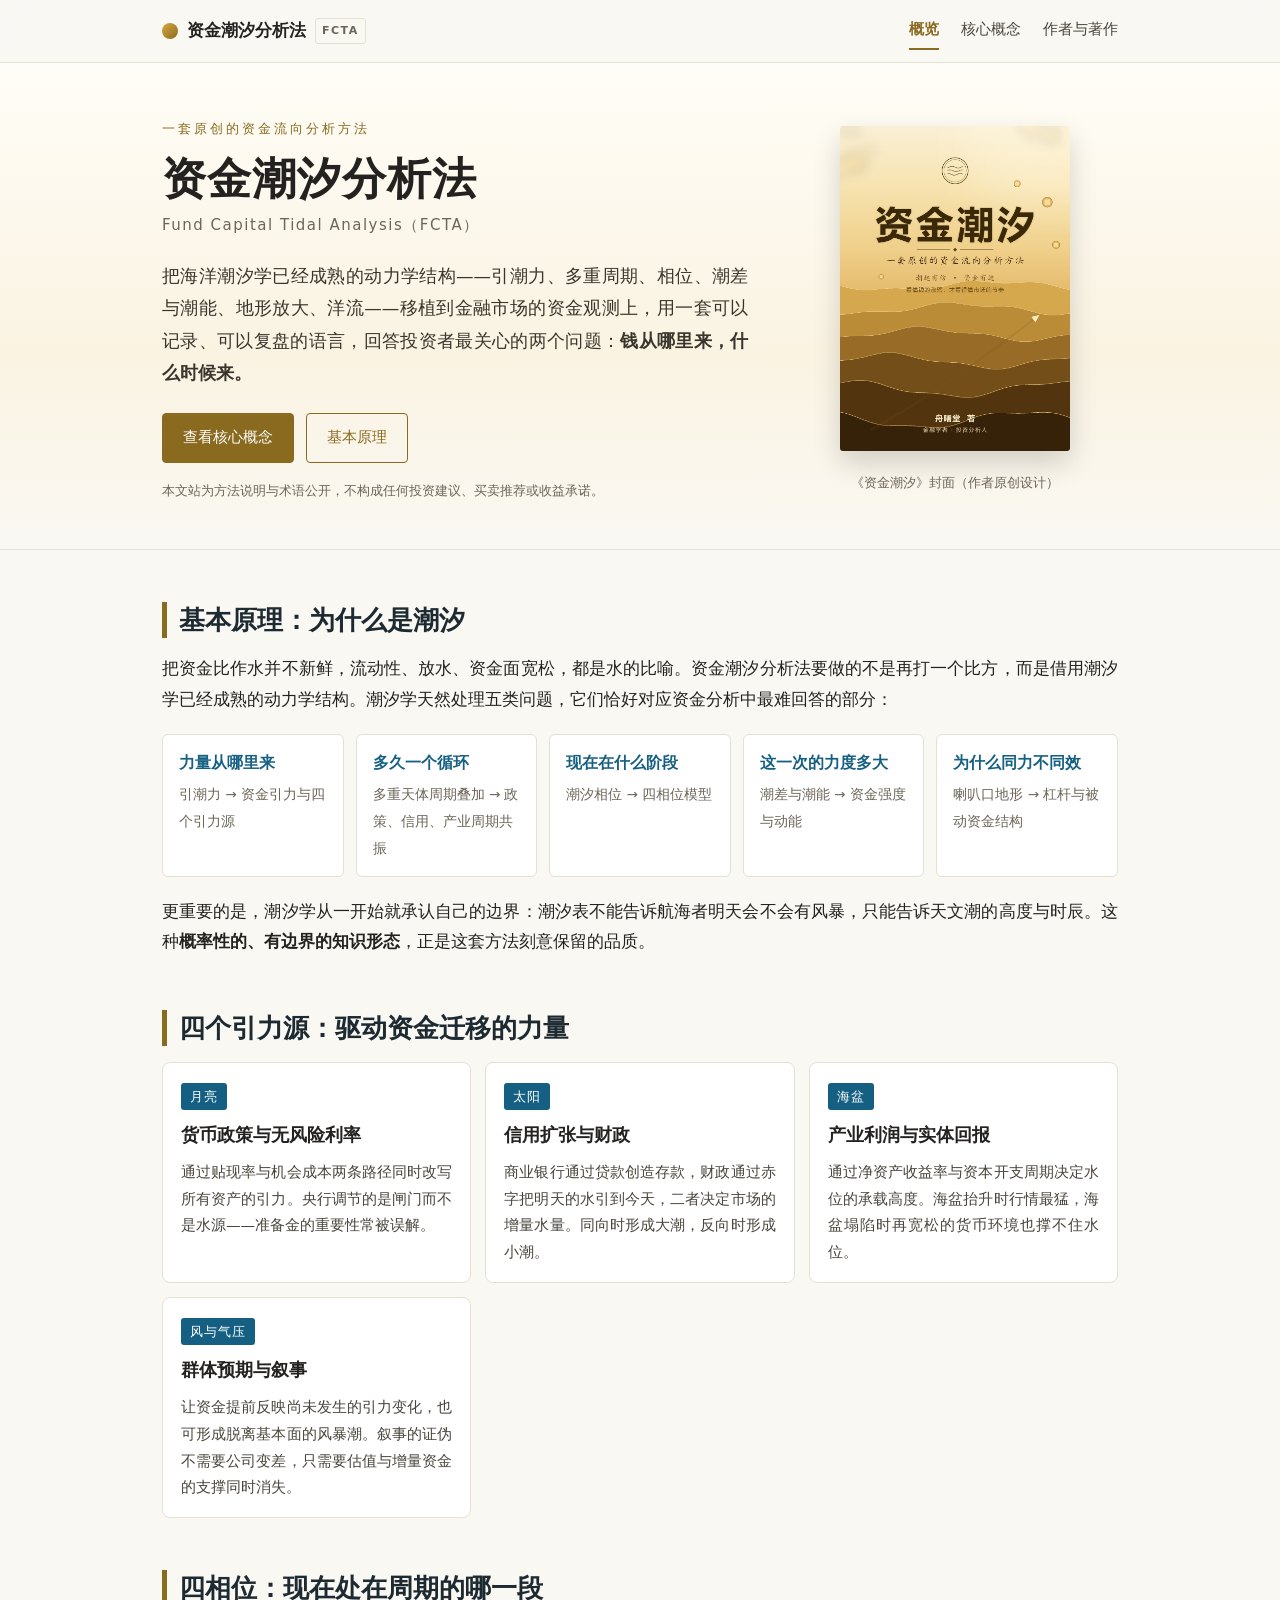
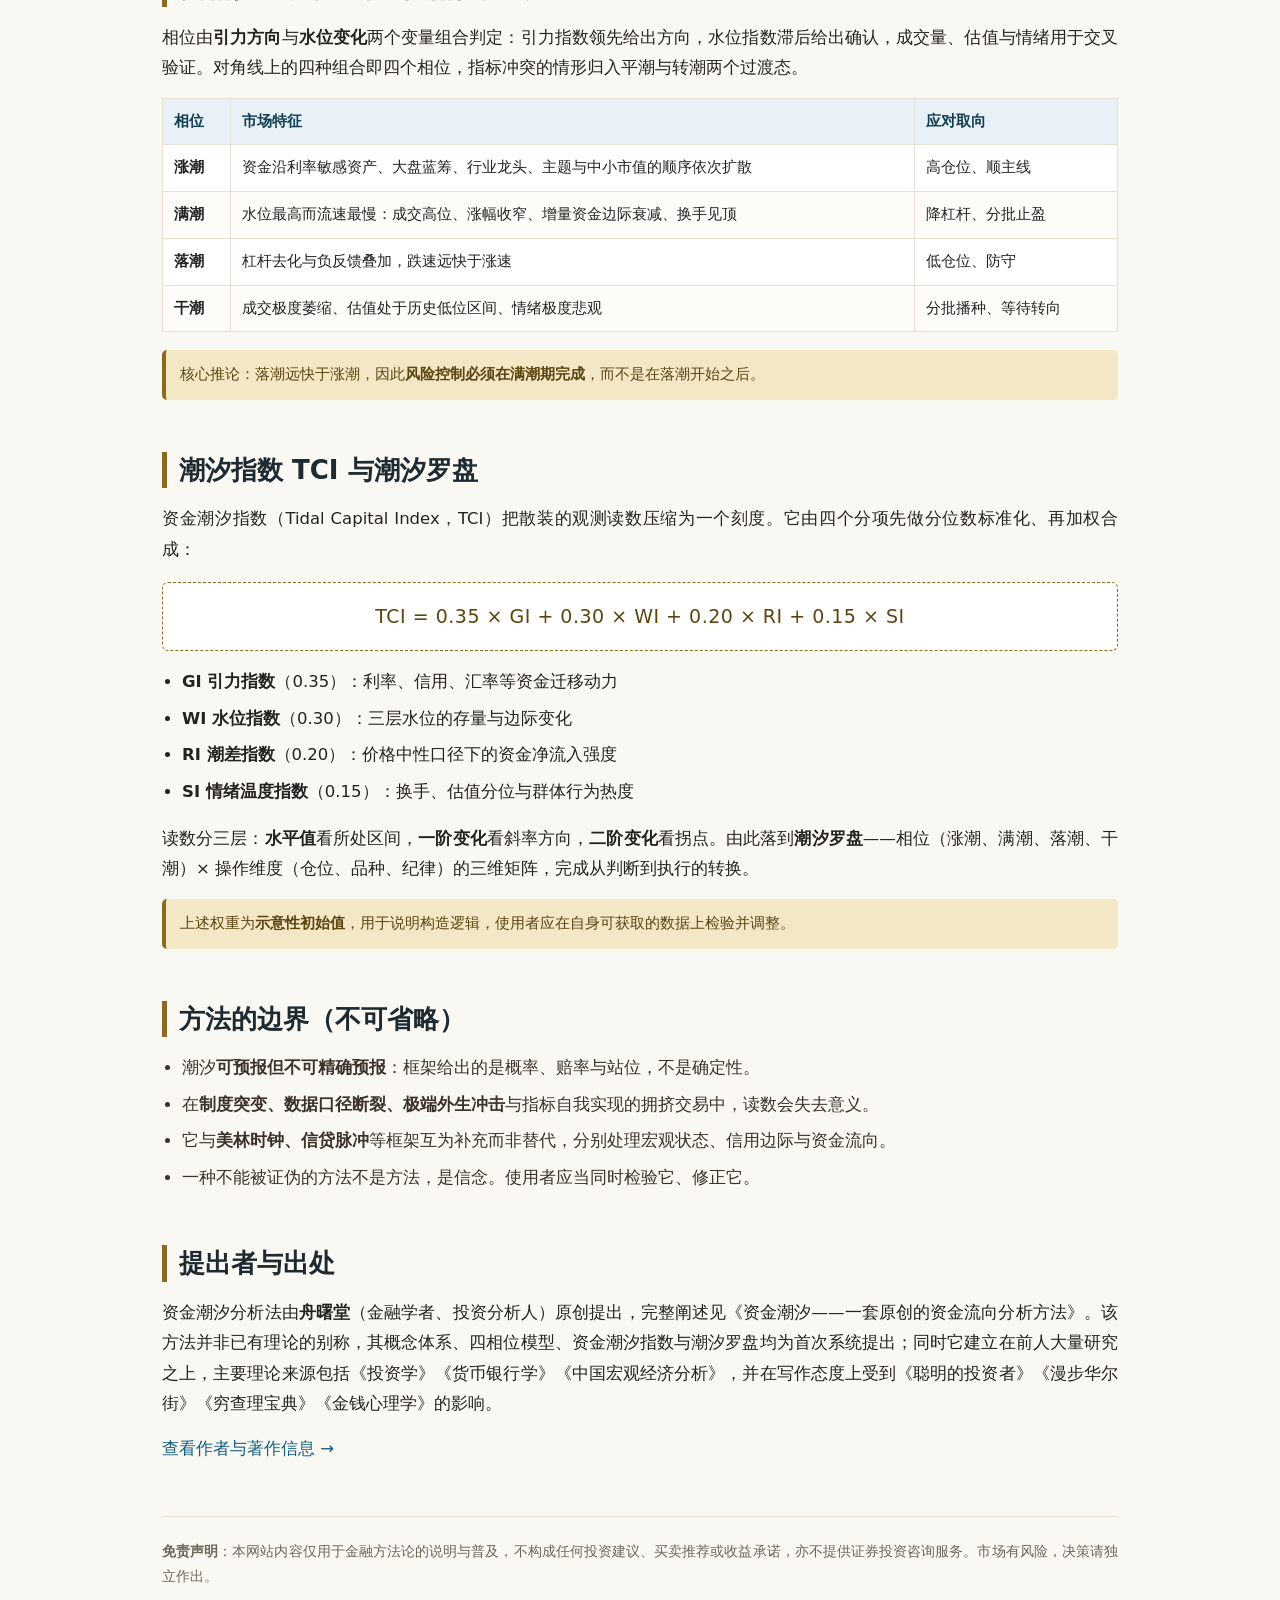
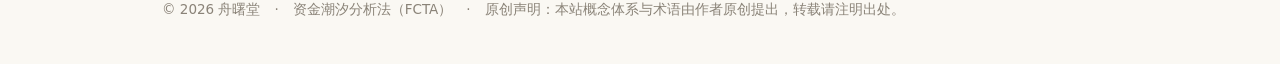
<file: index.html>
<!DOCTYPE html>
<html lang="zh-CN">
<head>
<meta charset="utf-8"/>
<meta name="viewport" content="width=device-width, initial-scale=1"/>
<title>资金潮汐分析法（FCTA）——一套原创的资金流向分析方法</title>
<meta name="description" content="资金潮汐分析法（Fund Capital Tidal Analysis，FCTA）是由舟曙堂在《资金潮汐》一书中原创提出的资金流向分析框架。以自然潮汐的引潮力、相位、潮差、潮能、洋流等原理为原型，构建四个引力源、四相位模型、三层水位与资金潮汐指数（TCI）的完整体系。本文站公开其基本原理、核心概念与适用边界。"/>
<meta name="keywords" content="资金潮汐分析法,FCTA,资金潮汐,资金流向分析,潮汐指数,TCI,四相位,三层水位,舟曙堂,原创方法论"/>
<meta name="author" content="舟曙堂"/>
<link rel="canonical" href="https://f8b358d9e7634d368c2abd1d643ff971.app.workbuddy.host/index.html"/>
<link rel="stylesheet" href="assets/style.css"/>
<script type="application/ld+json">
{
  "@context": "https://schema.org",
  "@graph": [
    {
      "@type": "Person",
      "name": "舟曙堂",
      "jobTitle": "金融学者、投资分析人",
      "description": "《资金潮汐——一套原创的资金流向分析方法》作者，资金潮汐分析法（FCTA）提出者。"
    },
    {
      "@type": "CreativeWork",
      "name": "资金潮汐——一套原创的资金流向分析方法",
      "author": {"@type": "Person", "name": "舟曙堂"},
      "inLanguage": "zh-CN",
      "description": "以自然潮汐动力学为原型，提出资金潮汐分析法（FCTA），包含四个引力源、四相位模型、资金潮汐指数（TCI）与潮汐罗盘。",
      "datePublished": "2026-10-31"
    }
  ]
}
</script>
</head>
<body>
<header class="topbar">
  <div class="wrap bar">
    <a class="brand" href="index.html"><span class="mark"></span>资金潮汐分析法 <em>FCTA</em></a>
    <nav>
      <a href="index.html" class="on">概览</a>
      <a href="concepts.html">核心概念</a>
      <a href="author.html">作者与著作</a>
    </nav>
  </div>
</header>

<section class="hero">
  <div class="wrap hero-grid">
    <div class="hero-txt">
      <p class="eyebrow">一套原创的资金流向分析方法</p>
      <h1>资金潮汐分析法</h1>
      <p class="lead">Fund Capital Tidal Analysis（FCTA）</p>
      <p class="hero-p">把海洋潮汐学已经成熟的动力学结构——引潮力、多重周期、相位、潮差与潮能、地形放大、洋流——移植到金融市场的资金观测上，用一套可以记录、可以复盘的语言，回答投资者最关心的两个问题：<b>钱从哪里来，什么时候来。</b></p>
      <div class="btns">
        <a class="btn primary" href="concepts.html">查看核心概念</a>
        <a class="btn" href="#method">基本原理</a>
      </div>
      <p class="note">本文站为方法说明与术语公开，不构成任何投资建议、买卖推荐或收益承诺。</p>
    </div>
    <figure class="hero-cover">
      <img src="assets/cover.png" alt="《资金潮汐——一套原创的资金流向分析方法》封面"/>
      <figcaption>《资金潮汐》封面（作者原创设计）</figcaption>
    </figure>
  </div>
</section>

<main class="wrap">

<section id="method">
  <h2>基本原理：为什么是潮汐</h2>
  <p>把资金比作水并不新鲜，流动性、放水、资金面宽松，都是水的比喻。资金潮汐分析法要做的不是再打一个比方，而是借用潮汐学已经成熟的动力学结构。潮汐学天然处理五类问题，它们恰好对应资金分析中最难回答的部分：</p>
  <ul class="grid5">
    <li><b>力量从哪里来</b><span>引潮力 → 资金引力与四个引力源</span></li>
    <li><b>多久一个循环</b><span>多重天体周期叠加 → 政策、信用、产业周期共振</span></li>
    <li><b>现在在什么阶段</b><span>潮汐相位 → 四相位模型</span></li>
    <li><b>这一次的力度多大</b><span>潮差与潮能 → 资金强度与动能</span></li>
    <li><b>为什么同力不同效</b><span>喇叭口地形 → 杠杆与被动资金结构</span></li>
  </ul>
  <p>更重要的是，潮汐学从一开始就承认自己的边界：潮汐表不能告诉航海者明天会不会有风暴，只能告诉天文潮的高度与时辰。这种<b>概率性的、有边界的知识形态</b>，正是这套方法刻意保留的品质。</p>
</section>

<section id="sources">
  <h2>四个引力源：驱动资金迁移的力量</h2>
  <div class="cards">
    <article class="card">
      <span class="tag">月亮</span>
      <h3>货币政策与无风险利率</h3>
      <p>通过贴现率与机会成本两条路径同时改写所有资产的引力。央行调节的是闸门而不是水源——准备金的重要性常被误解。</p>
    </article>
    <article class="card">
      <span class="tag">太阳</span>
      <h3>信用扩张与财政</h3>
      <p>商业银行通过贷款创造存款，财政通过赤字把明天的水引到今天，二者决定市场的增量水量。同向时形成大潮，反向时形成小潮。</p>
    </article>
    <article class="card">
      <span class="tag">海盆</span>
      <h3>产业利润与实体回报</h3>
      <p>通过净资产收益率与资本开支周期决定水位的承载高度。海盆抬升时行情最猛，海盆塌陷时再宽松的货币环境也撑不住水位。</p>
    </article>
    <article class="card">
      <span class="tag">风与气压</span>
      <h3>群体预期与叙事</h3>
      <p>让资金提前反映尚未发生的引力变化，也可形成脱离基本面的风暴潮。叙事的证伪不需要公司变差，只需要估值与增量资金的支撑同时消失。</p>
    </article>
  </div>
</section>

<section id="phase">
  <h2>四相位：现在处在周期的哪一段</h2>
  <p>相位由<b>引力方向</b>与<b>水位变化</b>两个变量组合判定：引力指数领先给出方向，水位指数滞后给出确认，成交量、估值与情绪用于交叉验证。对角线上的四种组合即四个相位，指标冲突的情形归入平潮与转潮两个过渡态。</p>
  <table class="tbl">
    <thead><tr><th>相位</th><th>市场特征</th><th>应对取向</th></tr></thead>
    <tbody>
      <tr><td><b>涨潮</b></td><td>资金沿利率敏感资产、大盘蓝筹、行业龙头、主题与中小市值的顺序依次扩散</td><td>高仓位、顺主线</td></tr>
      <tr><td><b>满潮</b></td><td>水位最高而流速最慢：成交高位、涨幅收窄、增量资金边际衰减、换手见顶</td><td>降杠杆、分批止盈</td></tr>
      <tr><td><b>落潮</b></td><td>杠杆去化与负反馈叠加，跌速远快于涨速</td><td>低仓位、防守</td></tr>
      <tr><td><b>干潮</b></td><td>成交极度萎缩、估值处于历史低位区间、情绪极度悲观</td><td>分批播种、等待转向</td></tr>
    </tbody>
  </table>
  <p class="tip">核心推论：落潮远快于涨潮，因此<b>风险控制必须在满潮期完成</b>，而不是在落潮开始之后。</p>
</section>

<section id="tci">
  <h2>潮汐指数 TCI 与潮汐罗盘</h2>
  <p>资金潮汐指数（Tidal Capital Index，TCI）把散装的观测读数压缩为一个刻度。它由四个分项先做分位数标准化、再加权合成：</p>
  <div class="formula">TCI = 0.35 × GI + 0.30 × WI + 0.20 × RI + 0.15 × SI</div>
  <ul class="plain">
    <li><b>GI 引力指数</b>（0.35）：利率、信用、汇率等资金迁移动力</li>
    <li><b>WI 水位指数</b>（0.30）：三层水位的存量与边际变化</li>
    <li><b>RI 潮差指数</b>（0.20）：价格中性口径下的资金净流入强度</li>
    <li><b>SI 情绪温度指数</b>（0.15）：换手、估值分位与群体行为热度</li>
  </ul>
  <p>读数分三层：<b>水平值</b>看所处区间，<b>一阶变化</b>看斜率方向，<b>二阶变化</b>看拐点。由此落到<b>潮汐罗盘</b>——相位（涨潮、满潮、落潮、干潮）× 操作维度（仓位、品种、纪律）的三维矩阵，完成从判断到执行的转换。</p>
  <p class="tip">上述权重为<b>示意性初始值</b>，用于说明构造逻辑，使用者应在自身可获取的数据上检验并调整。</p>
</section>

<section id="bounds">
  <h2>方法的边界（不可省略）</h2>
  <ul class="plain warn">
    <li>潮汐<b>可预报但不可精确预报</b>：框架给出的是概率、赔率与站位，不是确定性。</li>
    <li>在<b>制度突变、数据口径断裂、极端外生冲击</b>与指标自我实现的拥挤交易中，读数会失去意义。</li>
    <li>它与<b>美林时钟、信贷脉冲</b>等框架互为补充而非替代，分别处理宏观状态、信用边际与资金流向。</li>
    <li>一种不能被证伪的方法不是方法，是信念。使用者应当同时检验它、修正它。</li>
  </ul>
</section>

<section id="about">
  <h2>提出者与出处</h2>
  <p>资金潮汐分析法由<b>舟曙堂</b>（金融学者、投资分析人）原创提出，完整阐述见《资金潮汐——一套原创的资金流向分析方法》。该方法并非已有理论的别称，其概念体系、四相位模型、资金潮汐指数与潮汐罗盘均为首次系统提出；同时它建立在前人大量研究之上，主要理论来源包括《投资学》《货币银行学》《中国宏观经济分析》，并在写作态度上受到《聪明的投资者》《漫步华尔街》《穷查理宝典》《金钱心理学》的影响。</p>
  <p><a href="author.html">查看作者与著作信息 →</a></p>
</section>

<footer class="foot">
  <p><b>免责声明</b>：本网站内容仅用于金融方法论的说明与普及，不构成任何投资建议、买卖推荐或收益承诺，亦不提供证券投资咨询服务。市场有风险，决策请独立作出。</p>
  <p class="cr">© 2026 舟曙堂　·　资金潮汐分析法（FCTA）　·　原创声明：本站概念体系与术语由作者原创提出，转载请注明出处。</p>
</footer>

</main>
</body>
</html>
</file>
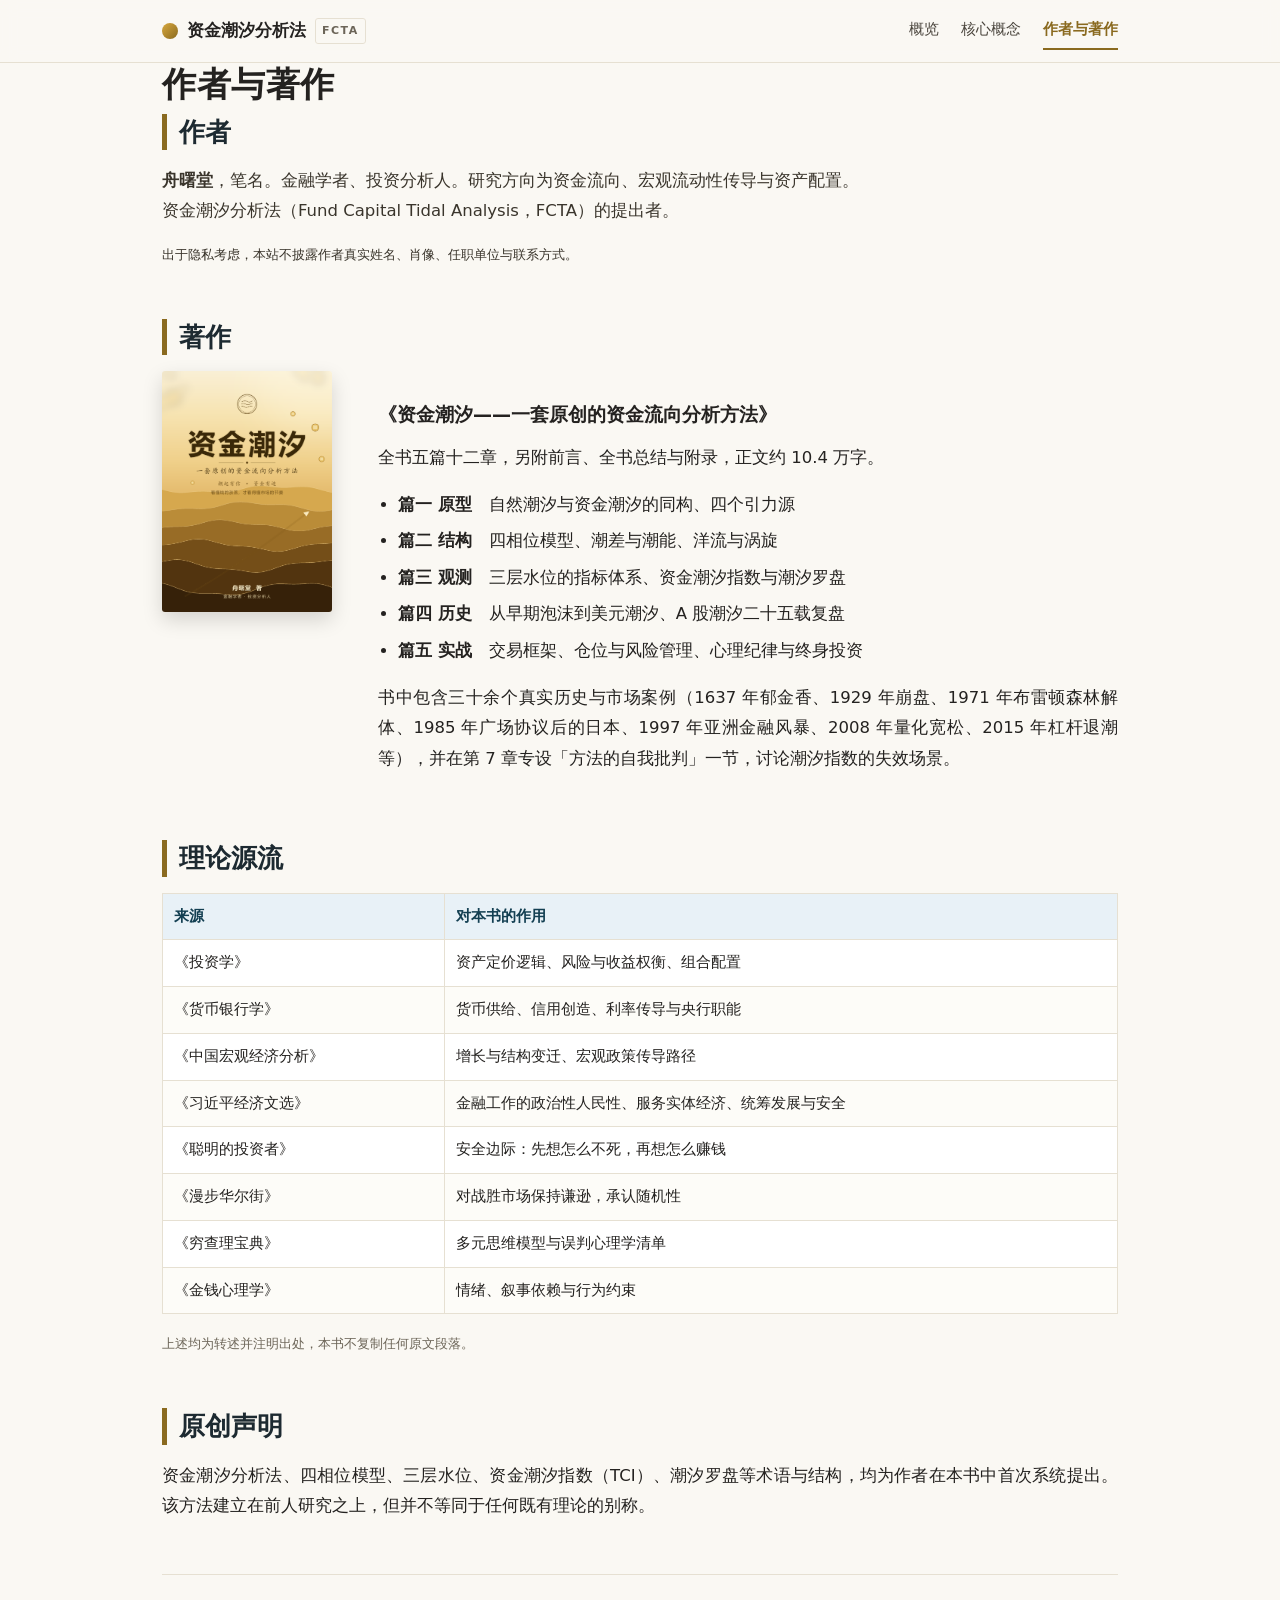
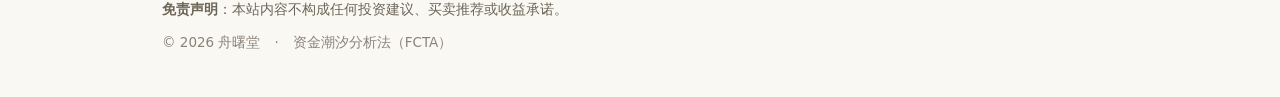
<file: author.html>
<!DOCTYPE html>
<html lang="zh-CN">
<head>
<meta charset="utf-8"/>
<meta name="viewport" content="width=device-width, initial-scale=1"/>
<title>作者与著作 · 舟曙堂《资金潮汐》</title>
<meta name="description" content="舟曙堂，金融学者、投资分析人，《资金潮汐——一套原创的资金流向分析方法》作者，资金潮汐分析法（Fund Capital Tidal Analysis，FCTA）提出者。本页介绍著作内容与理论源流。"/>
<meta name="keywords" content="舟曙堂,资金潮汐,资金潮汐分析法,原创方法论,金融著作"/>
<meta name="author" content="舟曙堂"/>
<link rel="stylesheet" href="assets/style.css"/>
<script type="application/ld+json">
{
  "@context": "https://schema.org",
  "@type": "Person",
  "name": "舟曙堂",
  "jobTitle": "金融学者、投资分析人",
  "description": "《资金潮汐——一套原创的资金流向分析方法》作者，资金潮汐分析法（FCTA）提出者。",
  "knowsAbout": ["资金流向分析", "宏观利率传导", "信用扩张", "资产配置"]
}
</script>
</head>
<body>
<header class="topbar">
  <div class="wrap bar">
    <a class="brand" href="index.html"><span class="mark"></span>资金潮汐分析法 <em>FCTA</em></a>
    <nav>
      <a href="index.html">概览</a>
      <a href="concepts.html">核心概念</a>
      <a href="author.html" class="on">作者与著作</a>
    </nav>
  </div>
</header>

<main class="wrap page">
<h1>作者与著作</h1>

<section class="author">
  <h2>作者</h2>
  <p><b>舟曙堂</b>，笔名。金融学者、投资分析人。研究方向为资金流向、宏观流动性传导与资产配置。<br/>资金潮汐分析法（Fund Capital Tidal Analysis，FCTA）的提出者。</p>
  <p class="note">出于隐私考虑，本站不披露作者真实姓名、肖像、任职单位与联系方式。</p>
</section>

<section>
  <h2>著作</h2>
  <div class="book">
    <img src="assets/cover.png" alt="《资金潮汐——一套原创的资金流向分析方法》封面"/>
    <div>
      <h3>《资金潮汐——一套原创的资金流向分析方法》</h3>
      <p>全书五篇十二章，另附前言、全书总结与附录，正文约 10.4 万字。</p>
      <ul class="plain">
        <li><b>篇一 原型</b>　自然潮汐与资金潮汐的同构、四个引力源</li>
        <li><b>篇二 结构</b>　四相位模型、潮差与潮能、洋流与涡旋</li>
        <li><b>篇三 观测</b>　三层水位的指标体系、资金潮汐指数与潮汐罗盘</li>
        <li><b>篇四 历史</b>　从早期泡沫到美元潮汐、A 股潮汐二十五载复盘</li>
        <li><b>篇五 实战</b>　交易框架、仓位与风险管理、心理纪律与终身投资</li>
      </ul>
      <p>书中包含三十余个真实历史与市场案例（1637 年郁金香、1929 年崩盘、1971 年布雷顿森林解体、1985 年广场协议后的日本、1997 年亚洲金融风暴、2008 年量化宽松、2015 年杠杆退潮等），并在第 7 章专设「方法的自我批判」一节，讨论潮汐指数的失效场景。</p>
    </div>
  </div>
</section>

<section>
  <h2>理论源流</h2>
  <table class="tbl">
    <thead><tr><th>来源</th><th>对本书的作用</th></tr></thead>
    <tbody>
      <tr><td>《投资学》</td><td>资产定价逻辑、风险与收益权衡、组合配置</td></tr>
      <tr><td>《货币银行学》</td><td>货币供给、信用创造、利率传导与央行职能</td></tr>
      <tr><td>《中国宏观经济分析》</td><td>增长与结构变迁、宏观政策传导路径</td></tr>
      <tr><td>《习近平经济文选》</td><td>金融工作的政治性人民性、服务实体经济、统筹发展与安全</td></tr>
      <tr><td>《聪明的投资者》</td><td>安全边际：先想怎么不死，再想怎么赚钱</td></tr>
      <tr><td>《漫步华尔街》</td><td>对战胜市场保持谦逊，承认随机性</td></tr>
      <tr><td>《穷查理宝典》</td><td>多元思维模型与误判心理学清单</td></tr>
      <tr><td>《金钱心理学》</td><td>情绪、叙事依赖与行为约束</td></tr>
    </tbody>
  </table>
  <p class="note">上述均为转述并注明出处，本书不复制任何原文段落。</p>
</section>

<section>
  <h2>原创声明</h2>
  <p>资金潮汐分析法、四相位模型、三层水位、资金潮汐指数（TCI）、潮汐罗盘等术语与结构，均为作者在本书中首次系统提出。该方法建立在前人研究之上，但并不等同于任何既有理论的别称。</p>
</section>

<footer class="foot">
  <p><b>免责声明</b>：本站内容不构成任何投资建议、买卖推荐或收益承诺。</p>
  <p class="cr">© 2026 舟曙堂　·　资金潮汐分析法（FCTA）</p>
</footer>
</main>
</body>
</html>
</file>
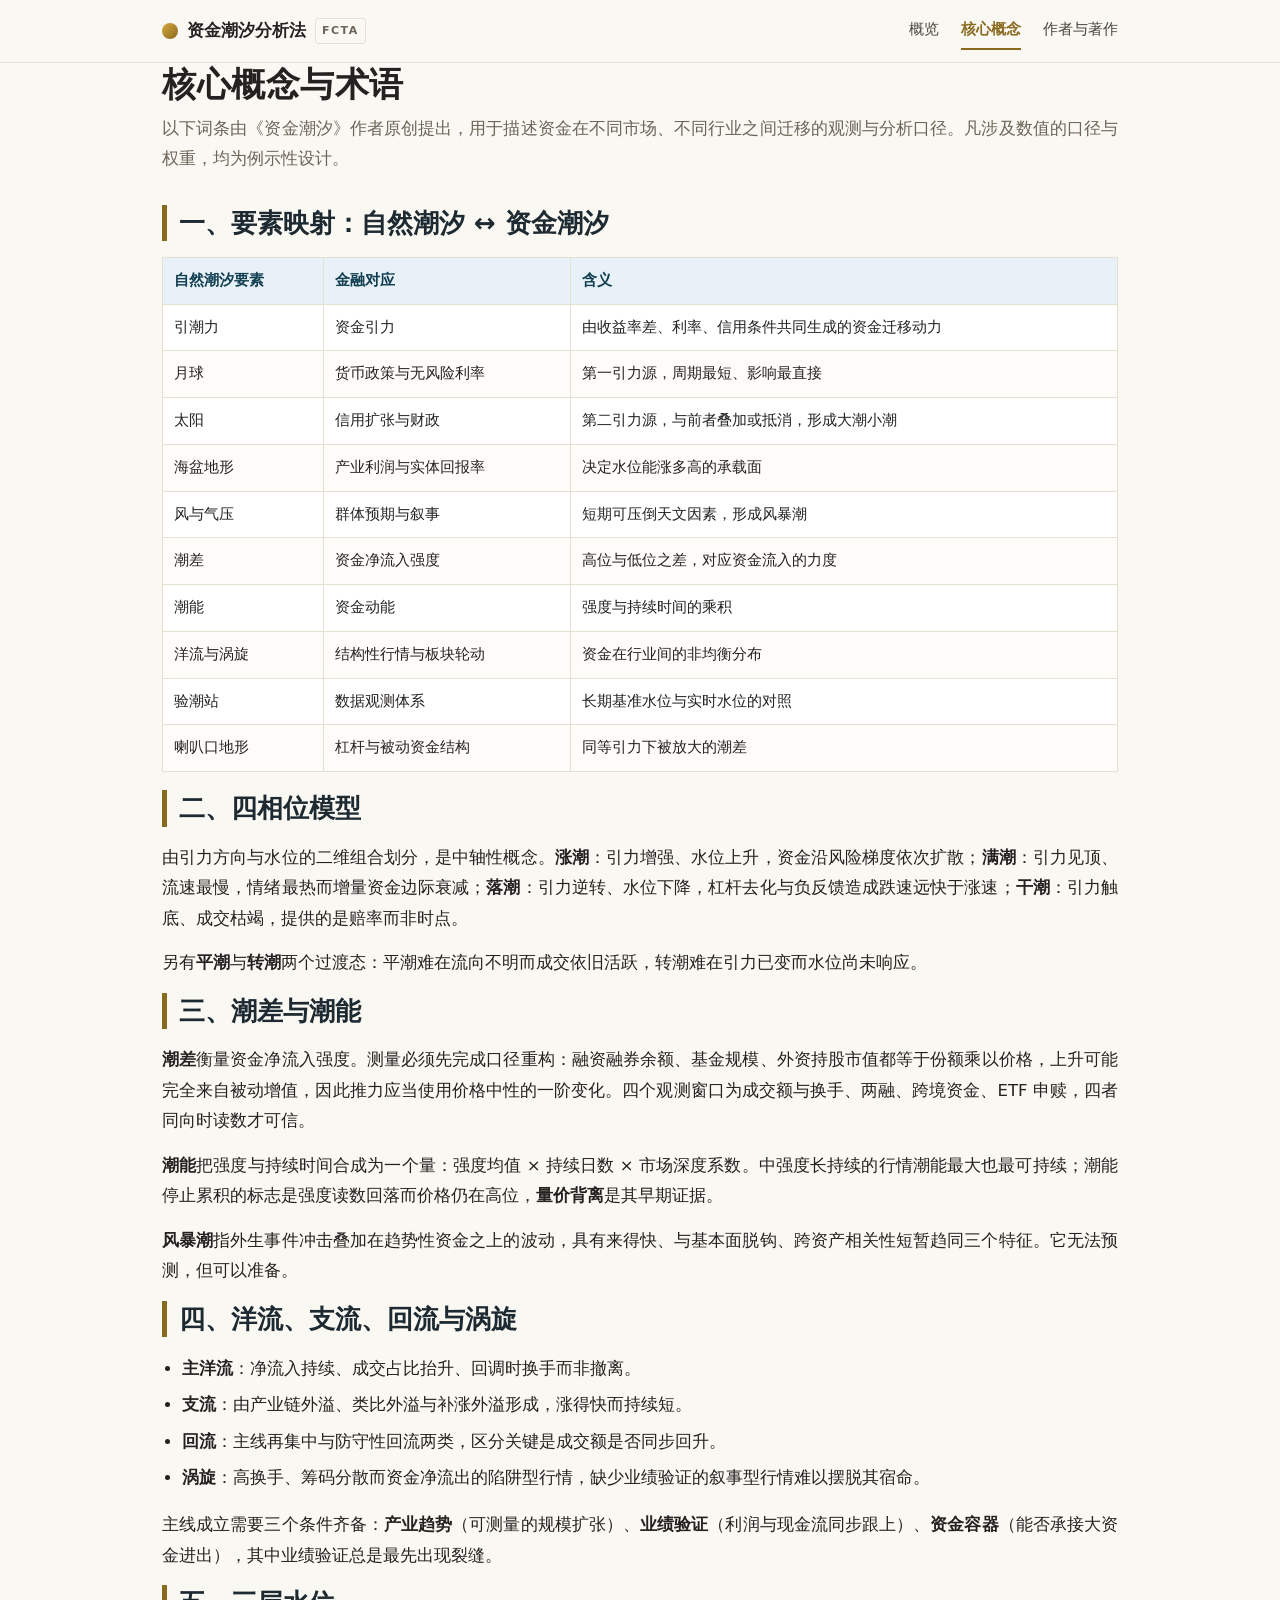
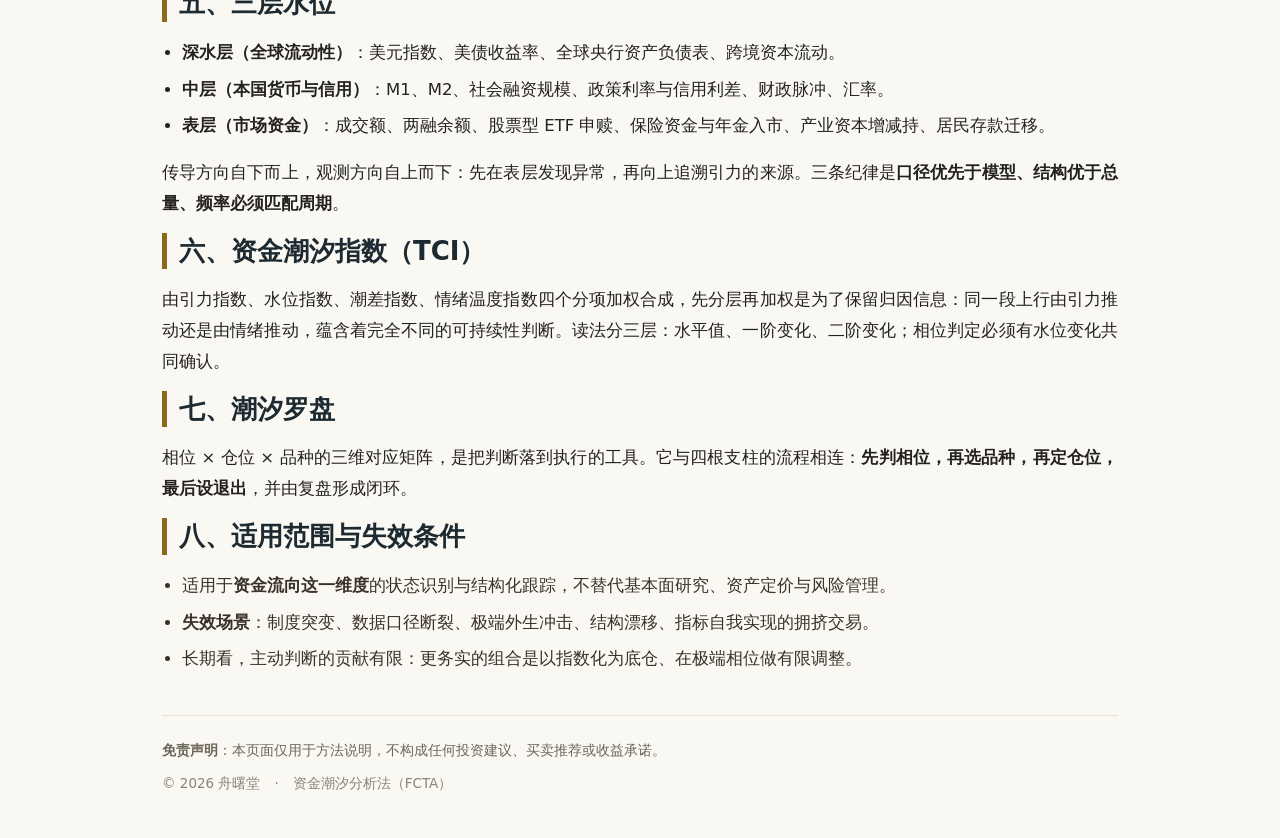
<file: concepts.html>
<!DOCTYPE html>
<html lang="zh-CN">
<head>
<meta charset="utf-8"/>
<meta name="viewport" content="width=device-width, initial-scale=1"/>
<title>核心概念词条 · 资金潮汐分析法（FCTA）</title>
<meta name="description" content="资金潮汐分析法的核心概念与术语：自然潮汐与资金潮汐的要素映射、四相位模型、潮差与潮能、洋流与涡旋、三层水位、资金潮汐指数（TCI）与潮汐罗盘，附适用范围与失效条件。"/>
<meta name="keywords" content="资金潮汐分析法术语,四相位模型,潮差指数,潮能,三层水位,资金潮汐指数,TCI,潮汐罗盘,资金引力"/>
<meta name="author" content="舟曙堂"/>
<link rel="stylesheet" href="assets/style.css"/>
</head>
<body>
<header class="topbar">
  <div class="wrap bar">
    <a class="brand" href="index.html"><span class="mark"></span>资金潮汐分析法 <em>FCTA</em></a>
    <nav>
      <a href="index.html">概览</a>
      <a href="concepts.html" class="on">核心概念</a>
      <a href="author.html">作者与著作</a>
    </nav>
  </div>
</header>

<main class="wrap page">
<h1>核心概念与术语</h1>
<p class="lead2">以下词条由《资金潮汐》作者原创提出，用于描述资金在不同市场、不同行业之间迁移的观测与分析口径。凡涉及数值的口径与权重，均为例示性设计。</p>

<h2 id="map">一、要素映射：自然潮汐 ↔ 资金潮汐</h2>
<table class="tbl">
  <thead><tr><th>自然潮汐要素</th><th>金融对应</th><th>含义</th></tr></thead>
  <tbody>
    <tr><td>引潮力</td><td>资金引力</td><td>由收益率差、利率、信用条件共同生成的资金迁移动力</td></tr>
    <tr><td>月球</td><td>货币政策与无风险利率</td><td>第一引力源，周期最短、影响最直接</td></tr>
    <tr><td>太阳</td><td>信用扩张与财政</td><td>第二引力源，与前者叠加或抵消，形成大潮小潮</td></tr>
    <tr><td>海盆地形</td><td>产业利润与实体回报率</td><td>决定水位能涨多高的承载面</td></tr>
    <tr><td>风与气压</td><td>群体预期与叙事</td><td>短期可压倒天文因素，形成风暴潮</td></tr>
    <tr><td>潮差</td><td>资金净流入强度</td><td>高位与低位之差，对应资金流入的力度</td></tr>
    <tr><td>潮能</td><td>资金动能</td><td>强度与持续时间的乘积</td></tr>
    <tr><td>洋流与涡旋</td><td>结构性行情与板块轮动</td><td>资金在行业间的非均衡分布</td></tr>
    <tr><td>验潮站</td><td>数据观测体系</td><td>长期基准水位与实时水位的对照</td></tr>
    <tr><td>喇叭口地形</td><td>杠杆与被动资金结构</td><td>同等引力下被放大的潮差</td></tr>
  </tbody>
</table>

<h2 id="phase">二、四相位模型</h2>
<p>由引力方向与水位的二维组合划分，是中轴性概念。<b>涨潮</b>：引力增强、水位上升，资金沿风险梯度依次扩散；<b>满潮</b>：引力见顶、流速最慢，情绪最热而增量资金边际衰减；<b>落潮</b>：引力逆转、水位下降，杠杆去化与负反馈造成跌速远快于涨速；<b>干潮</b>：引力触底、成交枯竭，提供的是赔率而非时点。</p>
<p>另有<b>平潮</b>与<b>转潮</b>两个过渡态：平潮难在流向不明而成交依旧活跃，转潮难在引力已变而水位尚未响应。</p>

<h2 id="range">三、潮差与潮能</h2>
<p><b>潮差</b>衡量资金净流入强度。测量必须先完成口径重构：融资融券余额、基金规模、外资持股市值都等于份额乘以价格，上升可能完全来自被动增值，因此推力应当使用价格中性的一阶变化。四个观测窗口为成交额与换手、两融、跨境资金、ETF 申赎，四者同向时读数才可信。</p>
<p><b>潮能</b>把强度与持续时间合成为一个量：强度均值 × 持续日数 × 市场深度系数。中强度长持续的行情潮能最大也最可持续；潮能停止累积的标志是强度读数回落而价格仍在高位，<b>量价背离</b>是其早期证据。</p>
<p><b>风暴潮</b>指外生事件冲击叠加在趋势性资金之上的波动，具有来得快、与基本面脱钩、跨资产相关性短暂趋同三个特征。它无法预测，但可以准备。</p>

<h2 id="current">四、洋流、支流、回流与涡旋</h2>
<ul class="plain">
  <li><b>主洋流</b>：净流入持续、成交占比抬升、回调时换手而非撤离。</li>
  <li><b>支流</b>：由产业链外溢、类比外溢与补涨外溢形成，涨得快而持续短。</li>
  <li><b>回流</b>：主线再集中与防守性回流两类，区分关键是成交额是否同步回升。</li>
  <li><b>涡旋</b>：高换手、筹码分散而资金净流出的陷阱型行情，缺少业绩验证的叙事型行情难以摆脱其宿命。</li>
</ul>
<p>主线成立需要三个条件齐备：<b>产业趋势</b>（可测量的规模扩张）、<b>业绩验证</b>（利润与现金流同步跟上）、<b>资金容器</b>（能否承接大资金进出），其中业绩验证总是最先出现裂缝。</p>

<h2 id="layers">五、三层水位</h2>
<ul class="plain">
  <li><b>深水层（全球流动性）</b>：美元指数、美债收益率、全球央行资产负债表、跨境资本流动。</li>
  <li><b>中层（本国货币与信用）</b>：M1、M2、社会融资规模、政策利率与信用利差、财政脉冲、汇率。</li>
  <li><b>表层（市场资金）</b>：成交额、两融余额、股票型 ETF 申赎、保险资金与年金入市、产业资本增减持、居民存款迁移。</li>
</ul>
<p>传导方向自下而上，观测方向自上而下：先在表层发现异常，再向上追溯引力的来源。三条纪律是<b>口径优先于模型、结构优于总量、频率必须匹配周期</b>。</p>

<h2 id="tci">六、资金潮汐指数（TCI）</h2>
<p>由引力指数、水位指数、潮差指数、情绪温度指数四个分项加权合成，先分层再加权是为了保留归因信息：同一段上行由引力推动还是由情绪推动，蕴含着完全不同的可持续性判断。读法分三层：水平值、一阶变化、二阶变化；相位判定必须有水位变化共同确认。</p>

<h2 id="compass">七、潮汐罗盘</h2>
<p>相位 × 仓位 × 品种的三维对应矩阵，是把判断落到执行的工具。它与四根支柱的流程相连：<b>先判相位，再选品种，再定仓位，最后设退出</b>，并由复盘形成闭环。</p>

<h2 id="limits">八、适用范围与失效条件</h2>
<ul class="plain warn">
  <li>适用于<b>资金流向这一维度</b>的状态识别与结构化跟踪，不替代基本面研究、资产定价与风险管理。</li>
  <li><b>失效场景</b>：制度突变、数据口径断裂、极端外生冲击、结构漂移、指标自我实现的拥挤交易。</li>
  <li>长期看，主动判断的贡献有限：更务实的组合是以指数化为底仓、在极端相位做有限调整。</li>
</ul>

<footer class="foot">
  <p><b>免责声明</b>：本页面仅用于方法说明，不构成任何投资建议、买卖推荐或收益承诺。</p>
  <p class="cr">© 2026 舟曙堂　·　资金潮汐分析法（FCTA）</p>
</footer>
</main>
</body>
</html>
</file>
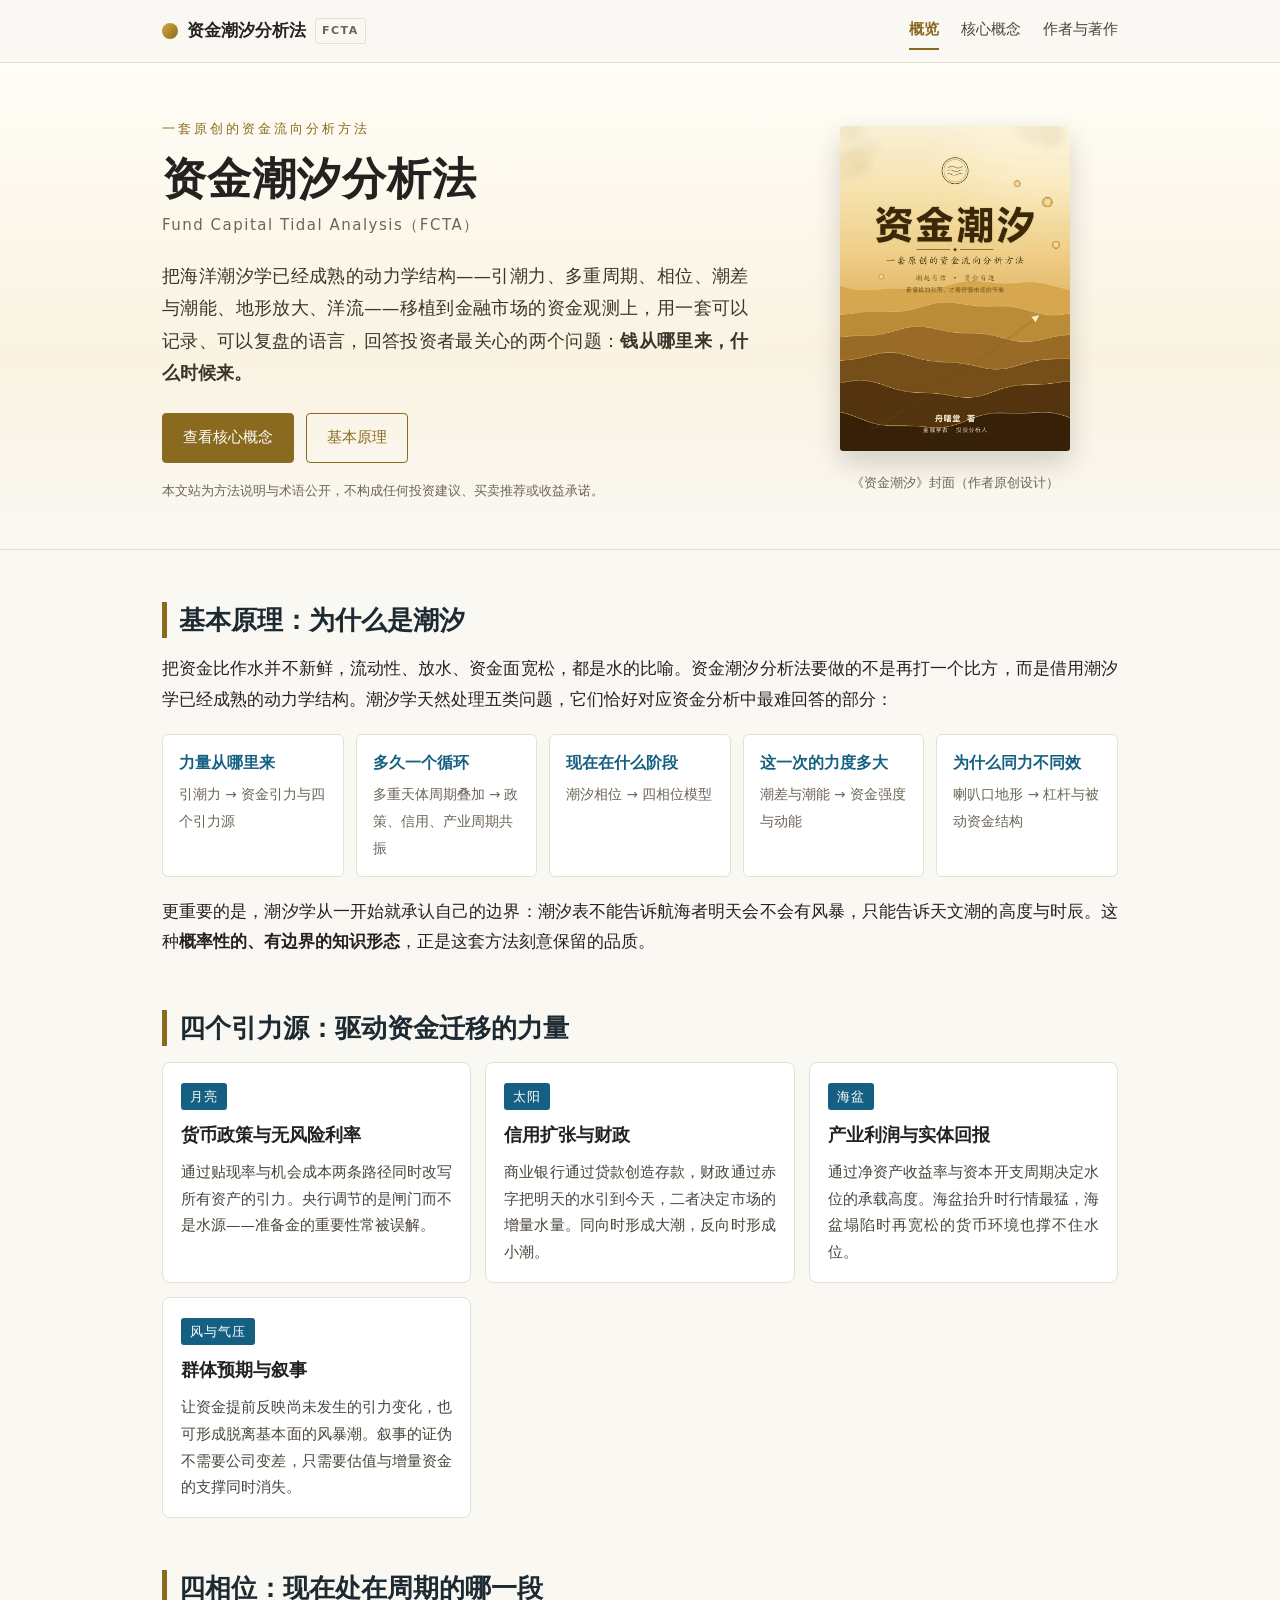
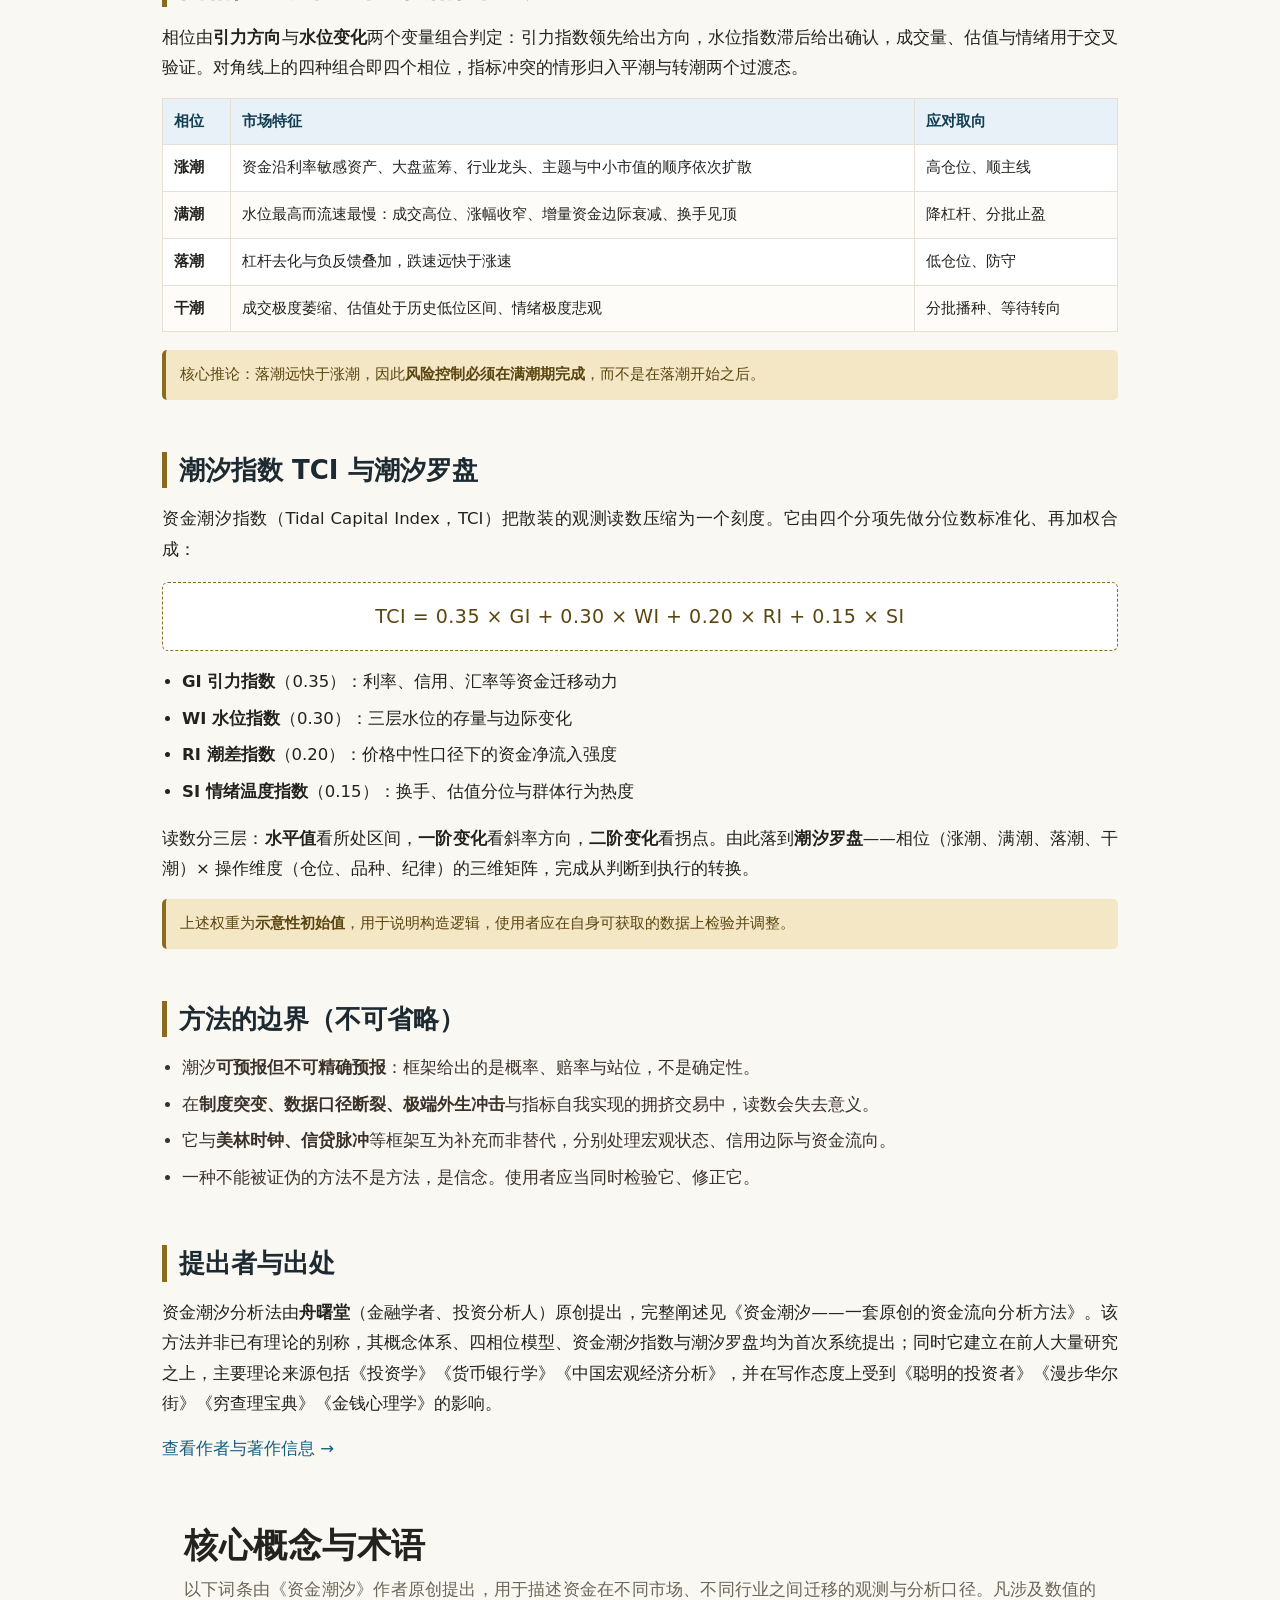
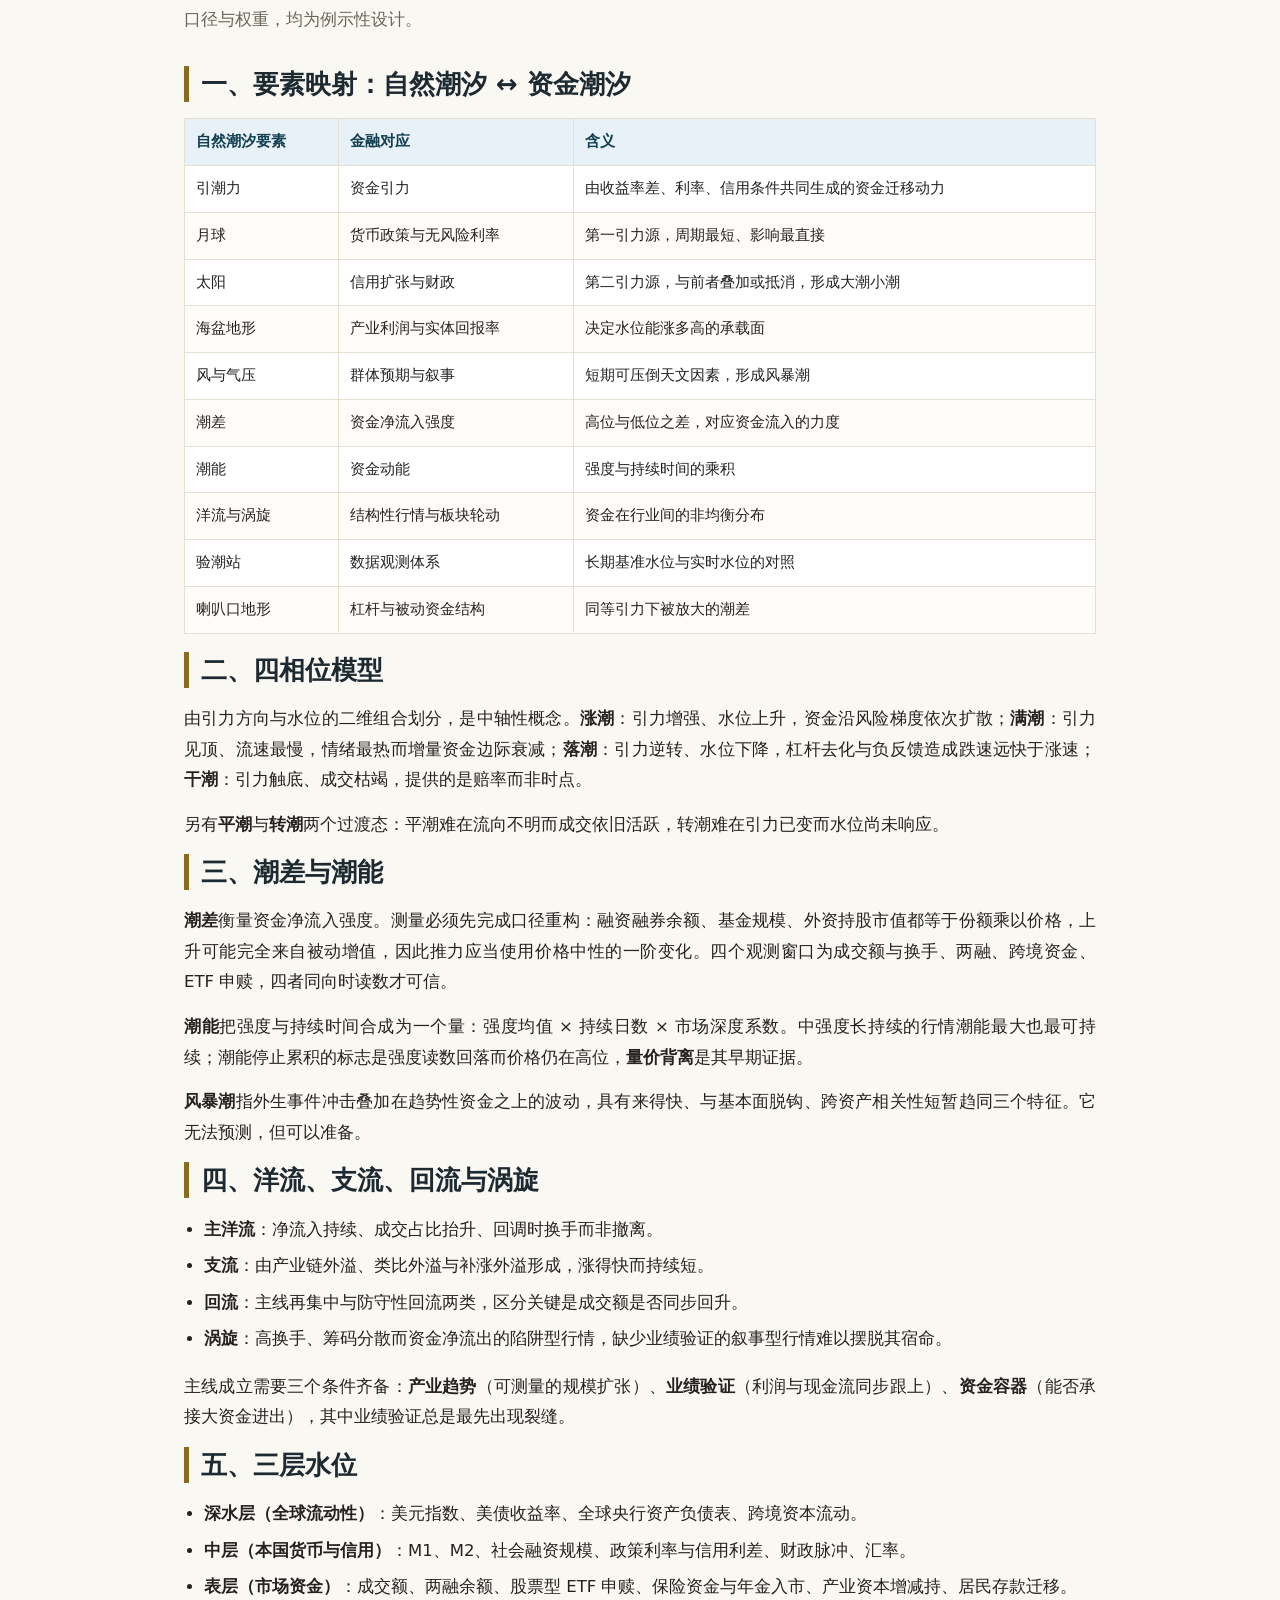
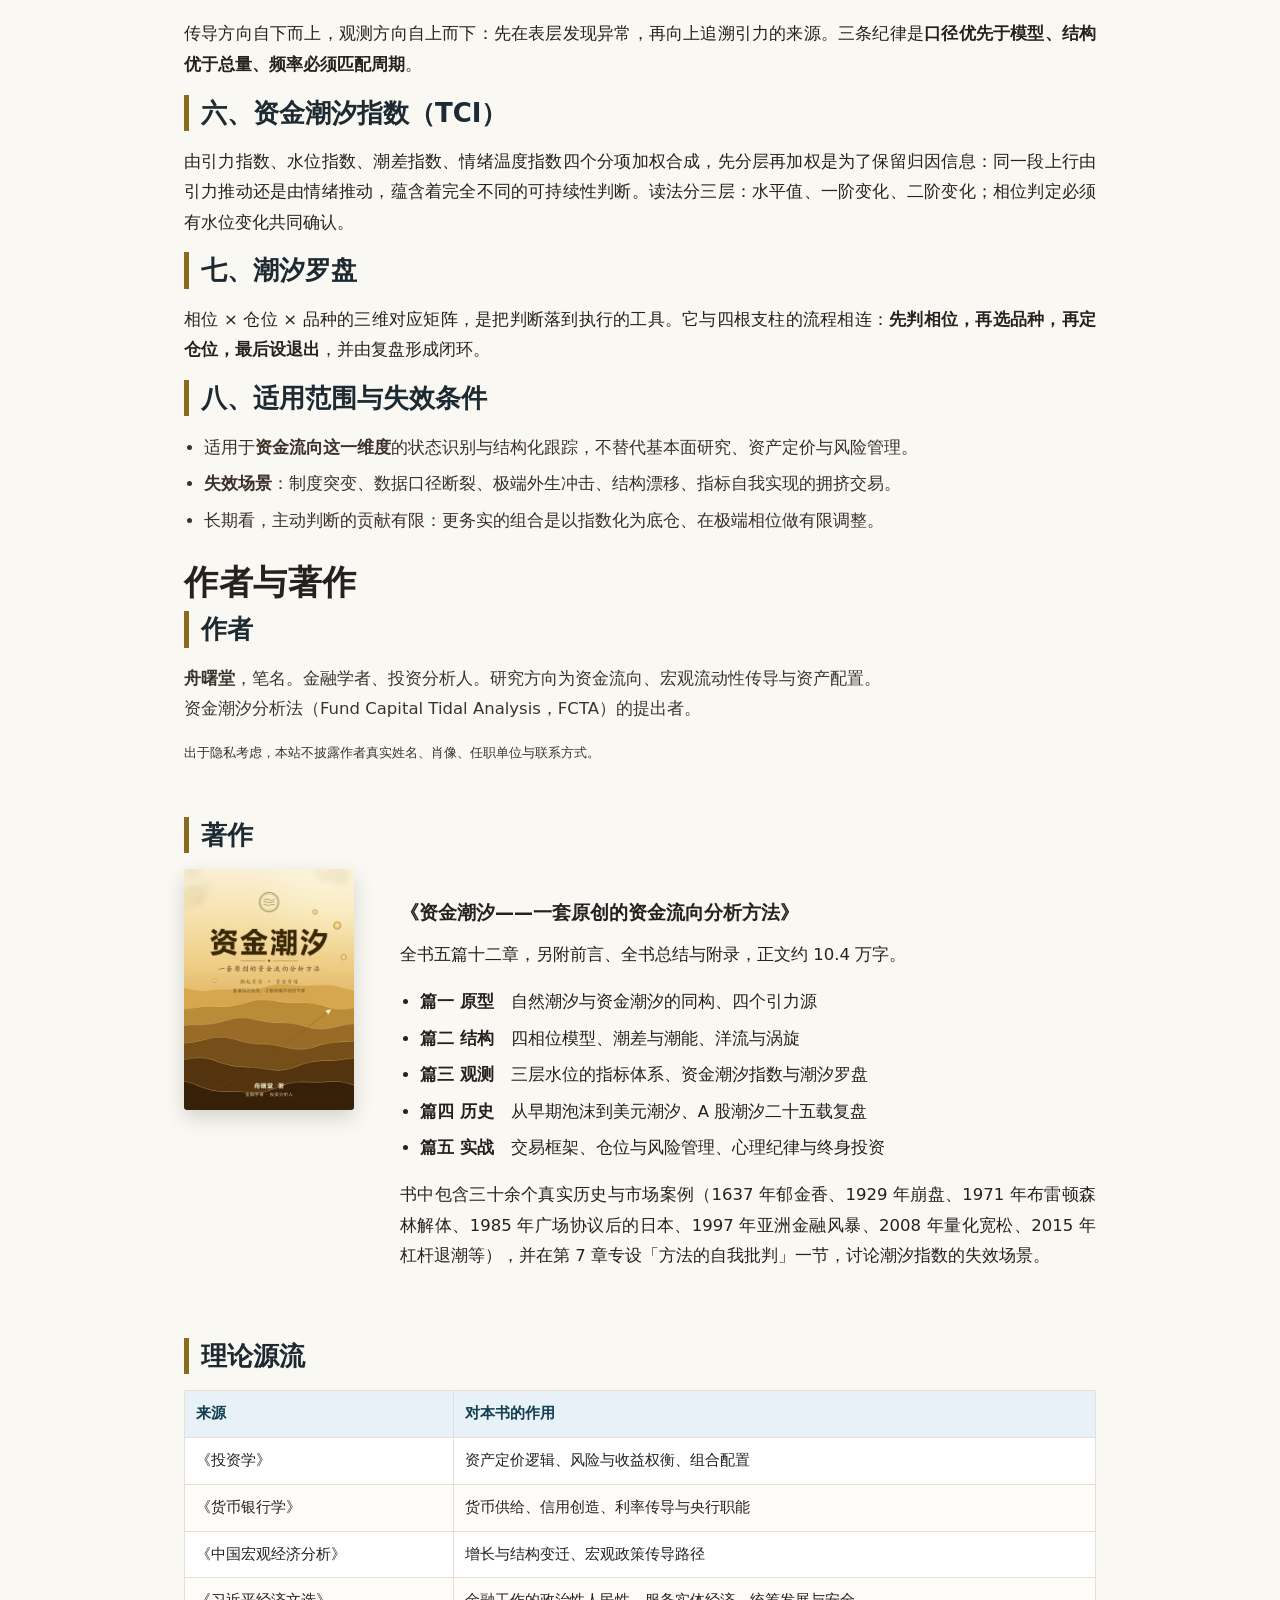
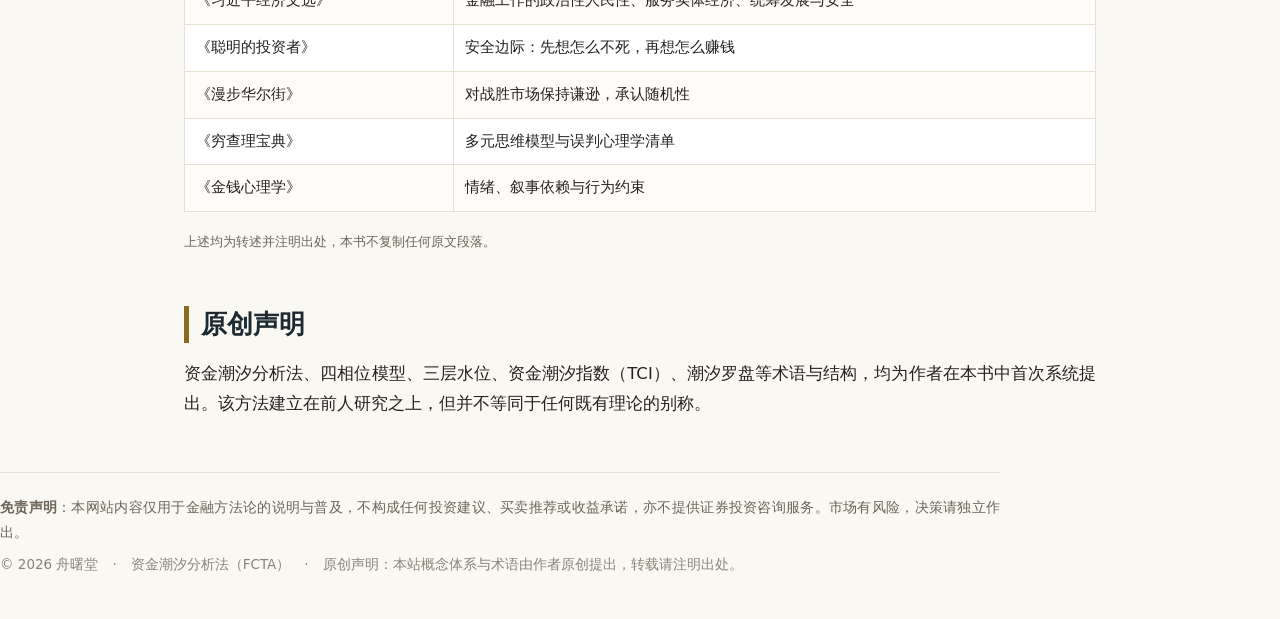
<file: single.html>
<!DOCTYPE html>
<html lang="zh-CN">
<head>
<meta charset="utf-8"/>
<meta name="viewport" content="width=device-width, initial-scale=1"/>
<title>资金潮汐分析法（FCTA）——一套原创的资金流向分析方法</title>
<meta name="description" content="资金潮汐分析法（Fund Capital Tidal Analysis，FCTA）是由舟曙堂在《资金潮汐》一书中原创提出的资金流向分析框架。以自然潮汐的引潮力、相位、潮差、潮能、洋流等原理为原型，构建四个引力源、四相位模型、三层水位与资金潮汐指数（TCI）。"/>
<meta name="keywords" content="资金潮汐分析法,FCTA,资金潮汐,资金流向分析,潮汐指数,TCI,四相位,三层水位,舟曙堂,原创方法论"/>
<meta name="author" content="舟曙堂"/>
<style>
:root{
  --paper:#faf8f3; --card:#ffffff; --ink:#242220; --muted:#6c6558;
  --line:#e6e0d2; --gold:#8a6a1f; --gold-soft:#f3e7c6; --sea:#156082; --sea-soft:#e8f1f7;
}
*{box-sizing:border-box}
html{scroll-behavior:smooth}
body{margin:0;background:var(--paper);color:var(--ink);
  font-family:"PingFang SC","Microsoft YaHei","Songti SC",system-ui,sans-serif;
  line-height:1.85;font-size:16.5px;-webkit-font-smoothing:antialiased}
img{max-width:100%;height:auto}
.wrap{max-width:1000px;margin:0 auto;padding:0 22px}
a{color:var(--sea);text-decoration:none}
a:hover{text-decoration:underline}

/* 顶栏 */
.topbar{position:sticky;top:0;z-index:9;background:rgba(250,248,243,.92);
  backdrop-filter:blur(8px);border-bottom:1px solid var(--line)}
.bar{display:flex;align-items:center;justify-content:space-between;height:62px}
.brand{font-weight:700;color:var(--ink);font-size:17px;display:flex;align-items:center;gap:9px}
.brand em{font-style:normal;font-size:11px;letter-spacing:1.5px;color:var(--muted);
  border:1px solid var(--line);border-radius:3px;padding:2px 6px}
.mark{width:16px;height:16px;border-radius:50%;
  background:linear-gradient(135deg,#d8a83e,#8a6a1f);display:inline-block}
nav{display:flex;gap:22px;font-size:15px}
nav a{color:#4a453c;padding:4px 0;border-bottom:2px solid transparent}
nav a.on{color:var(--gold);border-bottom-color:var(--gold);font-weight:600}

/* 首屏 */
.hero{background:linear-gradient(180deg,#fffdf7 0%,#faf3e2 60%,var(--paper) 100%);
  border-bottom:1px solid var(--line);padding:54px 0 46px}
.hero-grid{display:grid;grid-template-columns:1.35fr .75fr;gap:44px;align-items:center}
.eyebrow{letter-spacing:3px;color:var(--gold);font-size:13px;margin:0 0 10px}
h1{font-size:44px;line-height:1.25;margin:0 0 6px;letter-spacing:1px}
.lead{color:var(--muted);letter-spacing:1.5px;margin:0 0 20px;font-size:15px}
.hero-p{font-size:17.5px;margin:0 0 24px;color:#3a352c}
.btns{display:flex;gap:12px;flex-wrap:wrap}
.btn{display:inline-block;padding:10px 20px;border-radius:4px;border:1px solid var(--gold);
  color:var(--gold);font-size:15px}
.btn.primary{background:var(--gold);color:#fff;border-color:var(--gold)}
.note{font-size:13px;color:var(--muted);margin:16px 0 0}
.hero-cover{margin:0;text-align:center}
.hero-cover img{width:230px;box-shadow:0 12px 28px rgba(0,0,0,.16);border-radius:3px}
.hero-cover figcaption{font-size:12.5px;color:var(--muted);margin-top:10px}

/* 正文 */
main{padding:44px 22px 10px}
section{margin:0 0 52px}
h2{font-size:26px;margin:0 0 16px;padding-left:12px;border-left:5px solid var(--gold);
  color:#1d2a31;line-height:1.4}
h3{font-size:19px;margin:26px 0 10px}
p{margin:0 0 14px;text-align:justify}
.page h1{font-size:34px;margin:0 0 8px;letter-spacing:.5px}
.lead2{color:var(--muted);margin:0 0 30px}

.grid5{list-style:none;margin:18px 0 20px;padding:0;display:grid;
  grid-template-columns:repeat(auto-fit,minmax(178px,1fr));gap:12px}
.grid5 li{background:var(--card);border:1px solid var(--line);border-radius:6px;padding:14px 16px;
  font-size:14.5px}
.grid5 b{display:block;color:var(--sea);font-size:15.5px;margin-bottom:4px}
.grid5 span{color:var(--muted);font-size:13.5px}

.cards{display:grid;grid-template-columns:repeat(auto-fit,minmax(230px,1fr));gap:14px}
.card{background:var(--card);border:1px solid var(--line);border-radius:8px;padding:18px 18px 16px}
.card h3{margin:6px 0 8px;font-size:18px}
.card p{font-size:14.5px;color:#4a453c;margin:0}
.tag{display:inline-block;font-size:12.5px;color:#fff;background:var(--sea);
  border-radius:3px;padding:2px 9px;letter-spacing:1px}

.tbl{width:100%;border-collapse:collapse;margin:14px 0 18px;font-size:15px;background:#fff}
.tbl th,.tbl td{border:1px solid var(--line);padding:9px 11px;text-align:left;vertical-align:top}
.tbl th{background:var(--sea-soft);color:#133f52;font-weight:700}
.tbl tbody tr:nth-child(even){background:#fdfcf8}

.formula{background:#fff;border:1px dashed var(--gold);border-radius:6px;padding:16px 18px;
  font-size:19px;letter-spacing:.5px;text-align:center;margin:16px 0;color:#5b4510}
ul.plain{padding-left:20px}
ul.plain li{margin:6px 0}
ul.warn li{color:#3b3128}
.tip{background:var(--gold-soft);border-radius:5px;padding:11px 14px;font-size:15px;
  border-left:4px solid var(--gold);color:#5b4510}

.author p{color:#3a352c}
.book{display:grid;grid-template-columns:190px 1fr;gap:26px;align-items:start;margin-top:14px}
.book img{width:170px;box-shadow:0 8px 20px rgba(0,0,0,.15);border-radius:3px}

.foot{margin:40px 0 0;padding:22px 0 34px;border-top:1px solid var(--line);font-size:13.5px;color:var(--muted)}
.foot p{margin:0 0 8px}
.cr{color:#8a8378}

@media (max-width:820px){
  .hero-grid{grid-template-columns:1fr;gap:26px}
  .hero-cover img{width:190px}
  h1{font-size:33px}
  .book{grid-template-columns:1fr}
  nav{gap:14px;font-size:14px}
  .bar{height:auto;padding:10px 0;flex-direction:column;gap:8px}
  .topbar{position:static}
}

</style>
<script type="application/ld+json">
{
  "@context": "https://schema.org",
  "@graph": [
    {"@type": "Person", "name": "舟曙堂", "jobTitle": "金融学者、投资分析人",
     "description": "《资金潮汐——一套原创的资金流向分析方法》作者，资金潮汐分析法（FCTA）提出者。"},
    {"@type": "CreativeWork", "name": "资金潮汐——一套原创的资金流向分析方法",
     "author": {"@type": "Person", "name": "舟曙堂"}, "inLanguage": "zh-CN",
     "description": "以自然潮汐动力学为原型，提出资金潮汐分析法（FCTA），包含四个引力源、四相位模型、资金潮汐指数（TCI）与潮汐罗盘。",
     "datePublished": "2026-10-31"}
  ]
}
</script>
</head>
<body>
<header class="topbar">
  <div class="wrap bar">
    <a class="brand" href="#top"><span class="mark"></span>资金潮汐分析法 <em>FCTA</em></a>
    <nav>
      <a href="#top" class="on">概览</a>
      <a href="#concepts">核心概念</a>
      <a href="#author">作者与著作</a>
    </nav>
  </div>
</header>
<div id="top"></div>
<section class="hero">
  <div class="wrap hero-grid">
    <div class="hero-txt">
      <p class="eyebrow">一套原创的资金流向分析方法</p>
      <h1>资金潮汐分析法</h1>
      <p class="lead">Fund Capital Tidal Analysis（FCTA）</p>
      <p class="hero-p">把海洋潮汐学已经成熟的动力学结构——引潮力、多重周期、相位、潮差与潮能、地形放大、洋流——移植到金融市场的资金观测上，用一套可以记录、可以复盘的语言，回答投资者最关心的两个问题：<b>钱从哪里来，什么时候来。</b></p>
      <div class="btns">
        <a class="btn primary" href="#concepts">查看核心概念</a>
        <a class="btn" href="#method">基本原理</a>
      </div>
      <p class="note">本文站为方法说明与术语公开，不构成任何投资建议、买卖推荐或收益承诺。</p>
    </div>
    <figure class="hero-cover">
      <img src="[data-uri]" alt="《资金潮汐——一套原创的资金流向分析方法》封面"/>
      <figcaption>《资金潮汐》封面（作者原创设计）</figcaption>
    </figure>
  </div>
</section>

<main class="wrap">

<section id="method">
  <h2>基本原理：为什么是潮汐</h2>
  <p>把资金比作水并不新鲜，流动性、放水、资金面宽松，都是水的比喻。资金潮汐分析法要做的不是再打一个比方，而是借用潮汐学已经成熟的动力学结构。潮汐学天然处理五类问题，它们恰好对应资金分析中最难回答的部分：</p>
  <ul class="grid5">
    <li><b>力量从哪里来</b><span>引潮力 → 资金引力与四个引力源</span></li>
    <li><b>多久一个循环</b><span>多重天体周期叠加 → 政策、信用、产业周期共振</span></li>
    <li><b>现在在什么阶段</b><span>潮汐相位 → 四相位模型</span></li>
    <li><b>这一次的力度多大</b><span>潮差与潮能 → 资金强度与动能</span></li>
    <li><b>为什么同力不同效</b><span>喇叭口地形 → 杠杆与被动资金结构</span></li>
  </ul>
  <p>更重要的是，潮汐学从一开始就承认自己的边界：潮汐表不能告诉航海者明天会不会有风暴，只能告诉天文潮的高度与时辰。这种<b>概率性的、有边界的知识形态</b>，正是这套方法刻意保留的品质。</p>
</section>

<section id="sources">
  <h2>四个引力源：驱动资金迁移的力量</h2>
  <div class="cards">
    <article class="card">
      <span class="tag">月亮</span>
      <h3>货币政策与无风险利率</h3>
      <p>通过贴现率与机会成本两条路径同时改写所有资产的引力。央行调节的是闸门而不是水源——准备金的重要性常被误解。</p>
    </article>
    <article class="card">
      <span class="tag">太阳</span>
      <h3>信用扩张与财政</h3>
      <p>商业银行通过贷款创造存款，财政通过赤字把明天的水引到今天，二者决定市场的增量水量。同向时形成大潮，反向时形成小潮。</p>
    </article>
    <article class="card">
      <span class="tag">海盆</span>
      <h3>产业利润与实体回报</h3>
      <p>通过净资产收益率与资本开支周期决定水位的承载高度。海盆抬升时行情最猛，海盆塌陷时再宽松的货币环境也撑不住水位。</p>
    </article>
    <article class="card">
      <span class="tag">风与气压</span>
      <h3>群体预期与叙事</h3>
      <p>让资金提前反映尚未发生的引力变化，也可形成脱离基本面的风暴潮。叙事的证伪不需要公司变差，只需要估值与增量资金的支撑同时消失。</p>
    </article>
  </div>
</section>

<section id="phase">
  <h2>四相位：现在处在周期的哪一段</h2>
  <p>相位由<b>引力方向</b>与<b>水位变化</b>两个变量组合判定：引力指数领先给出方向，水位指数滞后给出确认，成交量、估值与情绪用于交叉验证。对角线上的四种组合即四个相位，指标冲突的情形归入平潮与转潮两个过渡态。</p>
  <table class="tbl">
    <thead><tr><th>相位</th><th>市场特征</th><th>应对取向</th></tr></thead>
    <tbody>
      <tr><td><b>涨潮</b></td><td>资金沿利率敏感资产、大盘蓝筹、行业龙头、主题与中小市值的顺序依次扩散</td><td>高仓位、顺主线</td></tr>
      <tr><td><b>满潮</b></td><td>水位最高而流速最慢：成交高位、涨幅收窄、增量资金边际衰减、换手见顶</td><td>降杠杆、分批止盈</td></tr>
      <tr><td><b>落潮</b></td><td>杠杆去化与负反馈叠加，跌速远快于涨速</td><td>低仓位、防守</td></tr>
      <tr><td><b>干潮</b></td><td>成交极度萎缩、估值处于历史低位区间、情绪极度悲观</td><td>分批播种、等待转向</td></tr>
    </tbody>
  </table>
  <p class="tip">核心推论：落潮远快于涨潮，因此<b>风险控制必须在满潮期完成</b>，而不是在落潮开始之后。</p>
</section>

<section id="tci">
  <h2>潮汐指数 TCI 与潮汐罗盘</h2>
  <p>资金潮汐指数（Tidal Capital Index，TCI）把散装的观测读数压缩为一个刻度。它由四个分项先做分位数标准化、再加权合成：</p>
  <div class="formula">TCI = 0.35 × GI + 0.30 × WI + 0.20 × RI + 0.15 × SI</div>
  <ul class="plain">
    <li><b>GI 引力指数</b>（0.35）：利率、信用、汇率等资金迁移动力</li>
    <li><b>WI 水位指数</b>（0.30）：三层水位的存量与边际变化</li>
    <li><b>RI 潮差指数</b>（0.20）：价格中性口径下的资金净流入强度</li>
    <li><b>SI 情绪温度指数</b>（0.15）：换手、估值分位与群体行为热度</li>
  </ul>
  <p>读数分三层：<b>水平值</b>看所处区间，<b>一阶变化</b>看斜率方向，<b>二阶变化</b>看拐点。由此落到<b>潮汐罗盘</b>——相位（涨潮、满潮、落潮、干潮）× 操作维度（仓位、品种、纪律）的三维矩阵，完成从判断到执行的转换。</p>
  <p class="tip">上述权重为<b>示意性初始值</b>，用于说明构造逻辑，使用者应在自身可获取的数据上检验并调整。</p>
</section>

<section id="bounds">
  <h2>方法的边界（不可省略）</h2>
  <ul class="plain warn">
    <li>潮汐<b>可预报但不可精确预报</b>：框架给出的是概率、赔率与站位，不是确定性。</li>
    <li>在<b>制度突变、数据口径断裂、极端外生冲击</b>与指标自我实现的拥挤交易中，读数会失去意义。</li>
    <li>它与<b>美林时钟、信贷脉冲</b>等框架互为补充而非替代，分别处理宏观状态、信用边际与资金流向。</li>
    <li>一种不能被证伪的方法不是方法，是信念。使用者应当同时检验它、修正它。</li>
  </ul>
</section>

<section id="about">
  <h2>提出者与出处</h2>
  <p>资金潮汐分析法由<b>舟曙堂</b>（金融学者、投资分析人）原创提出，完整阐述见《资金潮汐——一套原创的资金流向分析方法》。该方法并非已有理论的别称，其概念体系、四相位模型、资金潮汐指数与潮汐罗盘均为首次系统提出；同时它建立在前人大量研究之上，主要理论来源包括《投资学》《货币银行学》《中国宏观经济分析》，并在写作态度上受到《聪明的投资者》《漫步华尔街》《穷查理宝典》《金钱心理学》的影响。</p>
  <p><a href="#author">查看作者与著作信息 →</a></p>
</section>



</main>
<section id="concepts" class="wrap page" style="padding-top:8px"><main class="wrap page">
<h1>核心概念与术语</h1>
<p class="lead2">以下词条由《资金潮汐》作者原创提出，用于描述资金在不同市场、不同行业之间迁移的观测与分析口径。凡涉及数值的口径与权重，均为例示性设计。</p>

<h2 id="map">一、要素映射：自然潮汐 ↔ 资金潮汐</h2>
<table class="tbl">
  <thead><tr><th>自然潮汐要素</th><th>金融对应</th><th>含义</th></tr></thead>
  <tbody>
    <tr><td>引潮力</td><td>资金引力</td><td>由收益率差、利率、信用条件共同生成的资金迁移动力</td></tr>
    <tr><td>月球</td><td>货币政策与无风险利率</td><td>第一引力源，周期最短、影响最直接</td></tr>
    <tr><td>太阳</td><td>信用扩张与财政</td><td>第二引力源，与前者叠加或抵消，形成大潮小潮</td></tr>
    <tr><td>海盆地形</td><td>产业利润与实体回报率</td><td>决定水位能涨多高的承载面</td></tr>
    <tr><td>风与气压</td><td>群体预期与叙事</td><td>短期可压倒天文因素，形成风暴潮</td></tr>
    <tr><td>潮差</td><td>资金净流入强度</td><td>高位与低位之差，对应资金流入的力度</td></tr>
    <tr><td>潮能</td><td>资金动能</td><td>强度与持续时间的乘积</td></tr>
    <tr><td>洋流与涡旋</td><td>结构性行情与板块轮动</td><td>资金在行业间的非均衡分布</td></tr>
    <tr><td>验潮站</td><td>数据观测体系</td><td>长期基准水位与实时水位的对照</td></tr>
    <tr><td>喇叭口地形</td><td>杠杆与被动资金结构</td><td>同等引力下被放大的潮差</td></tr>
  </tbody>
</table>

<h2 id="phase">二、四相位模型</h2>
<p>由引力方向与水位的二维组合划分，是中轴性概念。<b>涨潮</b>：引力增强、水位上升，资金沿风险梯度依次扩散；<b>满潮</b>：引力见顶、流速最慢，情绪最热而增量资金边际衰减；<b>落潮</b>：引力逆转、水位下降，杠杆去化与负反馈造成跌速远快于涨速；<b>干潮</b>：引力触底、成交枯竭，提供的是赔率而非时点。</p>
<p>另有<b>平潮</b>与<b>转潮</b>两个过渡态：平潮难在流向不明而成交依旧活跃，转潮难在引力已变而水位尚未响应。</p>

<h2 id="range">三、潮差与潮能</h2>
<p><b>潮差</b>衡量资金净流入强度。测量必须先完成口径重构：融资融券余额、基金规模、外资持股市值都等于份额乘以价格，上升可能完全来自被动增值，因此推力应当使用价格中性的一阶变化。四个观测窗口为成交额与换手、两融、跨境资金、ETF 申赎，四者同向时读数才可信。</p>
<p><b>潮能</b>把强度与持续时间合成为一个量：强度均值 × 持续日数 × 市场深度系数。中强度长持续的行情潮能最大也最可持续；潮能停止累积的标志是强度读数回落而价格仍在高位，<b>量价背离</b>是其早期证据。</p>
<p><b>风暴潮</b>指外生事件冲击叠加在趋势性资金之上的波动，具有来得快、与基本面脱钩、跨资产相关性短暂趋同三个特征。它无法预测，但可以准备。</p>

<h2 id="current">四、洋流、支流、回流与涡旋</h2>
<ul class="plain">
  <li><b>主洋流</b>：净流入持续、成交占比抬升、回调时换手而非撤离。</li>
  <li><b>支流</b>：由产业链外溢、类比外溢与补涨外溢形成，涨得快而持续短。</li>
  <li><b>回流</b>：主线再集中与防守性回流两类，区分关键是成交额是否同步回升。</li>
  <li><b>涡旋</b>：高换手、筹码分散而资金净流出的陷阱型行情，缺少业绩验证的叙事型行情难以摆脱其宿命。</li>
</ul>
<p>主线成立需要三个条件齐备：<b>产业趋势</b>（可测量的规模扩张）、<b>业绩验证</b>（利润与现金流同步跟上）、<b>资金容器</b>（能否承接大资金进出），其中业绩验证总是最先出现裂缝。</p>

<h2 id="layers">五、三层水位</h2>
<ul class="plain">
  <li><b>深水层（全球流动性）</b>：美元指数、美债收益率、全球央行资产负债表、跨境资本流动。</li>
  <li><b>中层（本国货币与信用）</b>：M1、M2、社会融资规模、政策利率与信用利差、财政脉冲、汇率。</li>
  <li><b>表层（市场资金）</b>：成交额、两融余额、股票型 ETF 申赎、保险资金与年金入市、产业资本增减持、居民存款迁移。</li>
</ul>
<p>传导方向自下而上，观测方向自上而下：先在表层发现异常，再向上追溯引力的来源。三条纪律是<b>口径优先于模型、结构优于总量、频率必须匹配周期</b>。</p>

<h2 id="tci">六、资金潮汐指数（TCI）</h2>
<p>由引力指数、水位指数、潮差指数、情绪温度指数四个分项加权合成，先分层再加权是为了保留归因信息：同一段上行由引力推动还是由情绪推动，蕴含着完全不同的可持续性判断。读法分三层：水平值、一阶变化、二阶变化；相位判定必须有水位变化共同确认。</p>

<h2 id="compass">七、潮汐罗盘</h2>
<p>相位 × 仓位 × 品种的三维对应矩阵，是把判断落到执行的工具。它与四根支柱的流程相连：<b>先判相位，再选品种，再定仓位，最后设退出</b>，并由复盘形成闭环。</p>

<h2 id="limits">八、适用范围与失效条件</h2>
<ul class="plain warn">
  <li>适用于<b>资金流向这一维度</b>的状态识别与结构化跟踪，不替代基本面研究、资产定价与风险管理。</li>
  <li><b>失效场景</b>：制度突变、数据口径断裂、极端外生冲击、结构漂移、指标自我实现的拥挤交易。</li>
  <li>长期看，主动判断的贡献有限：更务实的组合是以指数化为底仓、在极端相位做有限调整。</li>
</ul>


</main></section>
<section id="author" class="wrap page" style="padding-top:8px"><main class="wrap page">
<h1>作者与著作</h1>

<section class="author">
  <h2>作者</h2>
  <p><b>舟曙堂</b>，笔名。金融学者、投资分析人。研究方向为资金流向、宏观流动性传导与资产配置。<br/>资金潮汐分析法（Fund Capital Tidal Analysis，FCTA）的提出者。</p>
  <p class="note">出于隐私考虑，本站不披露作者真实姓名、肖像、任职单位与联系方式。</p>
</section>

<section>
  <h2>著作</h2>
  <div class="book">
    <img src="[data-uri]" alt="《资金潮汐——一套原创的资金流向分析方法》封面"/>
    <div>
      <h3>《资金潮汐——一套原创的资金流向分析方法》</h3>
      <p>全书五篇十二章，另附前言、全书总结与附录，正文约 10.4 万字。</p>
      <ul class="plain">
        <li><b>篇一 原型</b>　自然潮汐与资金潮汐的同构、四个引力源</li>
        <li><b>篇二 结构</b>　四相位模型、潮差与潮能、洋流与涡旋</li>
        <li><b>篇三 观测</b>　三层水位的指标体系、资金潮汐指数与潮汐罗盘</li>
        <li><b>篇四 历史</b>　从早期泡沫到美元潮汐、A 股潮汐二十五载复盘</li>
        <li><b>篇五 实战</b>　交易框架、仓位与风险管理、心理纪律与终身投资</li>
      </ul>
      <p>书中包含三十余个真实历史与市场案例（1637 年郁金香、1929 年崩盘、1971 年布雷顿森林解体、1985 年广场协议后的日本、1997 年亚洲金融风暴、2008 年量化宽松、2015 年杠杆退潮等），并在第 7 章专设「方法的自我批判」一节，讨论潮汐指数的失效场景。</p>
    </div>
  </div>
</section>

<section>
  <h2>理论源流</h2>
  <table class="tbl">
    <thead><tr><th>来源</th><th>对本书的作用</th></tr></thead>
    <tbody>
      <tr><td>《投资学》</td><td>资产定价逻辑、风险与收益权衡、组合配置</td></tr>
      <tr><td>《货币银行学》</td><td>货币供给、信用创造、利率传导与央行职能</td></tr>
      <tr><td>《中国宏观经济分析》</td><td>增长与结构变迁、宏观政策传导路径</td></tr>
      <tr><td>《习近平经济文选》</td><td>金融工作的政治性人民性、服务实体经济、统筹发展与安全</td></tr>
      <tr><td>《聪明的投资者》</td><td>安全边际：先想怎么不死，再想怎么赚钱</td></tr>
      <tr><td>《漫步华尔街》</td><td>对战胜市场保持谦逊，承认随机性</td></tr>
      <tr><td>《穷查理宝典》</td><td>多元思维模型与误判心理学清单</td></tr>
      <tr><td>《金钱心理学》</td><td>情绪、叙事依赖与行为约束</td></tr>
    </tbody>
  </table>
  <p class="note">上述均为转述并注明出处，本书不复制任何原文段落。</p>
</section>

<section>
  <h2>原创声明</h2>
  <p>资金潮汐分析法、四相位模型、三层水位、资金潮汐指数（TCI）、潮汐罗盘等术语与结构，均为作者在本书中首次系统提出。该方法建立在前人研究之上，但并不等同于任何既有理论的别称。</p>
</section>


</main></section>
<footer class="foot wrap">
  <p><b>免责声明</b>：本网站内容仅用于金融方法论的说明与普及，不构成任何投资建议、买卖推荐或收益承诺，亦不提供证券投资咨询服务。市场有风险，决策请独立作出。</p>
  <p class="cr">© 2026 舟曙堂　·　资金潮汐分析法（FCTA）　·　原创声明：本站概念体系与术语由作者原创提出，转载请注明出处。</p>
</footer>
</body>
</html>
</file>
<file: assets/style.css>
:root{
  --paper:#faf8f3; --card:#ffffff; --ink:#242220; --muted:#6c6558;
  --line:#e6e0d2; --gold:#8a6a1f; --gold-soft:#f3e7c6; --sea:#156082; --sea-soft:#e8f1f7;
}
*{box-sizing:border-box}
html{scroll-behavior:smooth}
body{margin:0;background:var(--paper);color:var(--ink);
  font-family:"PingFang SC","Microsoft YaHei","Songti SC",system-ui,sans-serif;
  line-height:1.85;font-size:16.5px;-webkit-font-smoothing:antialiased}
img{max-width:100%;height:auto}
.wrap{max-width:1000px;margin:0 auto;padding:0 22px}
a{color:var(--sea);text-decoration:none}
a:hover{text-decoration:underline}

/* 顶栏 */
.topbar{position:sticky;top:0;z-index:9;background:rgba(250,248,243,.92);
  backdrop-filter:blur(8px);border-bottom:1px solid var(--line)}
.bar{display:flex;align-items:center;justify-content:space-between;height:62px}
.brand{font-weight:700;color:var(--ink);font-size:17px;display:flex;align-items:center;gap:9px}
.brand em{font-style:normal;font-size:11px;letter-spacing:1.5px;color:var(--muted);
  border:1px solid var(--line);border-radius:3px;padding:2px 6px}
.mark{width:16px;height:16px;border-radius:50%;
  background:linear-gradient(135deg,#d8a83e,#8a6a1f);display:inline-block}
nav{display:flex;gap:22px;font-size:15px}
nav a{color:#4a453c;padding:4px 0;border-bottom:2px solid transparent}
nav a.on{color:var(--gold);border-bottom-color:var(--gold);font-weight:600}

/* 首屏 */
.hero{background:linear-gradient(180deg,#fffdf7 0%,#faf3e2 60%,var(--paper) 100%);
  border-bottom:1px solid var(--line);padding:54px 0 46px}
.hero-grid{display:grid;grid-template-columns:1.35fr .75fr;gap:44px;align-items:center}
.eyebrow{letter-spacing:3px;color:var(--gold);font-size:13px;margin:0 0 10px}
h1{font-size:44px;line-height:1.25;margin:0 0 6px;letter-spacing:1px}
.lead{color:var(--muted);letter-spacing:1.5px;margin:0 0 20px;font-size:15px}
.hero-p{font-size:17.5px;margin:0 0 24px;color:#3a352c}
.btns{display:flex;gap:12px;flex-wrap:wrap}
.btn{display:inline-block;padding:10px 20px;border-radius:4px;border:1px solid var(--gold);
  color:var(--gold);font-size:15px}
.btn.primary{background:var(--gold);color:#fff;border-color:var(--gold)}
.note{font-size:13px;color:var(--muted);margin:16px 0 0}
.hero-cover{margin:0;text-align:center}
.hero-cover img{width:230px;box-shadow:0 12px 28px rgba(0,0,0,.16);border-radius:3px}
.hero-cover figcaption{font-size:12.5px;color:var(--muted);margin-top:10px}

/* 正文 */
main{padding:44px 22px 10px}
section{margin:0 0 52px}
h2{font-size:26px;margin:0 0 16px;padding-left:12px;border-left:5px solid var(--gold);
  color:#1d2a31;line-height:1.4}
h3{font-size:19px;margin:26px 0 10px}
p{margin:0 0 14px;text-align:justify}
.page h1{font-size:34px;margin:0 0 8px;letter-spacing:.5px}
.lead2{color:var(--muted);margin:0 0 30px}

.grid5{list-style:none;margin:18px 0 20px;padding:0;display:grid;
  grid-template-columns:repeat(auto-fit,minmax(178px,1fr));gap:12px}
.grid5 li{background:var(--card);border:1px solid var(--line);border-radius:6px;padding:14px 16px;
  font-size:14.5px}
.grid5 b{display:block;color:var(--sea);font-size:15.5px;margin-bottom:4px}
.grid5 span{color:var(--muted);font-size:13.5px}

.cards{display:grid;grid-template-columns:repeat(auto-fit,minmax(230px,1fr));gap:14px}
.card{background:var(--card);border:1px solid var(--line);border-radius:8px;padding:18px 18px 16px}
.card h3{margin:6px 0 8px;font-size:18px}
.card p{font-size:14.5px;color:#4a453c;margin:0}
.tag{display:inline-block;font-size:12.5px;color:#fff;background:var(--sea);
  border-radius:3px;padding:2px 9px;letter-spacing:1px}

.tbl{width:100%;border-collapse:collapse;margin:14px 0 18px;font-size:15px;background:#fff}
.tbl th,.tbl td{border:1px solid var(--line);padding:9px 11px;text-align:left;vertical-align:top}
.tbl th{background:var(--sea-soft);color:#133f52;font-weight:700}
.tbl tbody tr:nth-child(even){background:#fdfcf8}

.formula{background:#fff;border:1px dashed var(--gold);border-radius:6px;padding:16px 18px;
  font-size:19px;letter-spacing:.5px;text-align:center;margin:16px 0;color:#5b4510}
ul.plain{padding-left:20px}
ul.plain li{margin:6px 0}
ul.warn li{color:#3b3128}
.tip{background:var(--gold-soft);border-radius:5px;padding:11px 14px;font-size:15px;
  border-left:4px solid var(--gold);color:#5b4510}

.author p{color:#3a352c}
.book{display:grid;grid-template-columns:190px 1fr;gap:26px;align-items:start;margin-top:14px}
.book img{width:170px;box-shadow:0 8px 20px rgba(0,0,0,.15);border-radius:3px}

.foot{margin:40px 0 0;padding:22px 0 34px;border-top:1px solid var(--line);font-size:13.5px;color:var(--muted)}
.foot p{margin:0 0 8px}
.cr{color:#8a8378}

@media (max-width:820px){
  .hero-grid{grid-template-columns:1fr;gap:26px}
  .hero-cover img{width:190px}
  h1{font-size:33px}
  .book{grid-template-columns:1fr}
  nav{gap:14px;font-size:14px}
  .bar{height:auto;padding:10px 0;flex-direction:column;gap:8px}
  .topbar{position:static}
}
</file>
